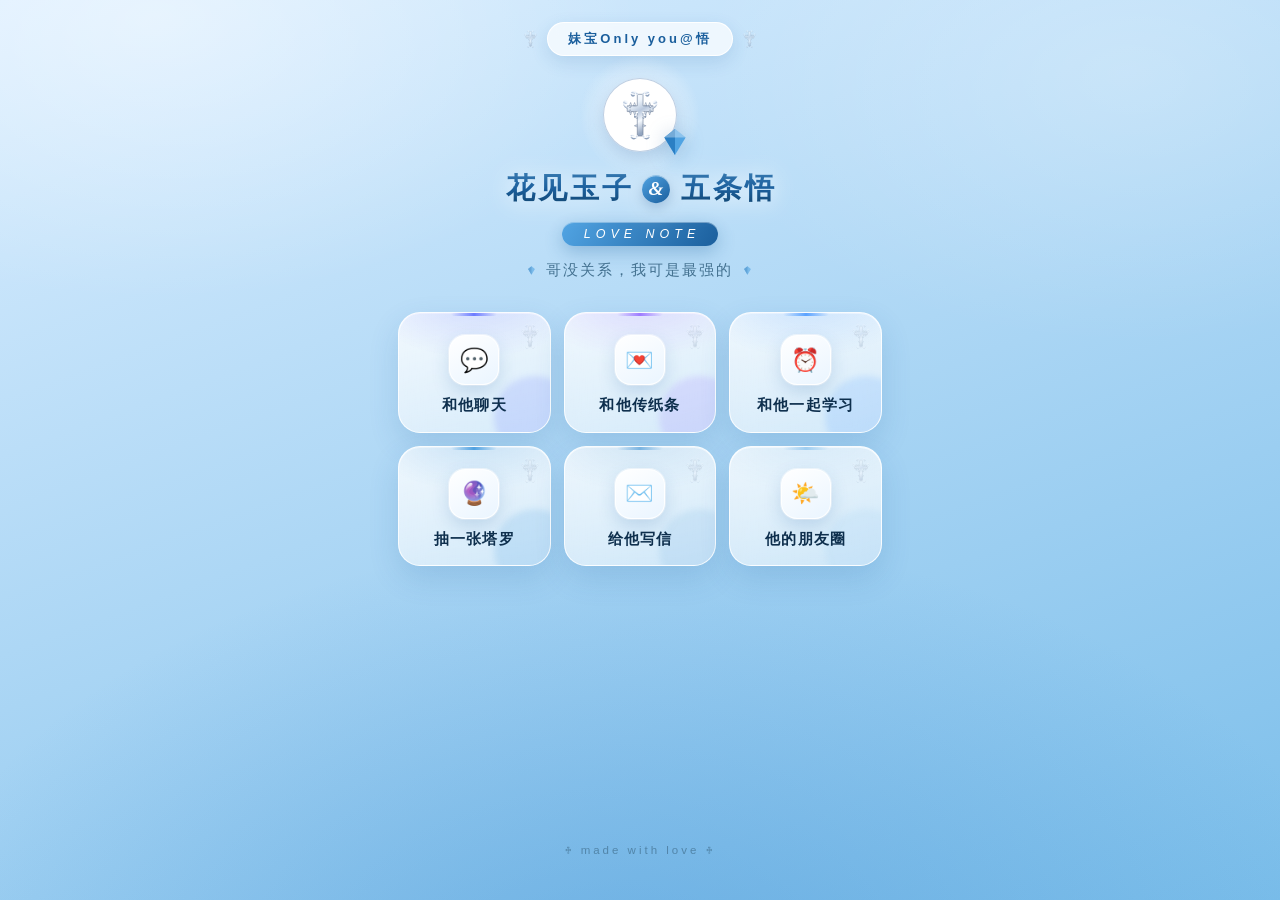
<file: index.html>
<!DOCTYPE html>
<html lang="zh-CN">
<head>
<meta charset="UTF-8">
<meta name="viewport" content="width=device-width, initial-scale=1.0, viewport-fit=cover">
<title>妹宝Only you@悟</title>
<meta name="theme-color" content="#7bbeea">
<link rel="stylesheet" href="style.css">
</head>
<body>

<!-- 漂浮装饰：蓝色宝石 / 克罗心 / 星光 -->
<div class="float-deco" id="floatDeco"></div>

<div class="page">

  <!-- 网站名 -->
  <div class="home-top">
    <span class="ch-mark ch-mini" id="homeTopMarkL"></span>
    <span class="home-site" id="homeSiteTitle"></span>
    <span class="ch-mark ch-mini" id="homeTopMarkR"></span>
  </div>

  <header class="home-head">
    <!-- 圆形徽记：默认克罗心荆棘十字架，点一下可以换成自己的照片 -->
    <button class="home-ornament" id="homeOrnament" type="button" aria-label="更换主页照片"></button>
    <h1 class="home-names" id="homeNames"></h1>
    <div class="home-lovenote" id="homeLoveNote"></div>
    <p class="home-slogan" id="homeSlogan"></p>
  </header>

  <!-- 六个入口 -->
  <div class="hearts" id="hearts"></div>

  <div class="home-footer" id="homeFooter">♱ made with love ♱</div>
</div>

<!-- 换主页照片用的文件选择器 -->
<input type="file" id="homePhotoFile" accept="image/*" class="hidden">

<script src="config.js"></script>
<script src="js/app.js"></script>
<script>
(function () {
  LN.boot({});
  var home = SITE_CONFIG.home || {};
  var esc = LN.esc;
  var CROSS = '<svg viewBox="0 0 100 140" aria-hidden="true"><use href="#ln-cross"/></svg>';

  /* 顶部网站名：妹宝Only you@悟 */
  var siteEl = document.getElementById('homeSiteTitle');
  document.getElementById('homeTopMarkL').innerHTML = CROSS;
  document.getElementById('homeTopMarkR').innerHTML = CROSS;

  function renderSite() {
    var t = LN.getText('siteTitle') || 'Love Note';
    siteEl.textContent = t;
    document.title = t;
  }

  /* 顶部圆形徽记：默认克罗心十字架，点一下可以换成自己的照片
   * 照片存在这台设备的浏览器里；没传过时回落到 config.js 的 home.photo */
  var ornBtn = document.getElementById('homeOrnament');
  var ornFile = document.getElementById('homePhotoFile');
  var ORN_BADGE = '<span class="orn-edit" aria-hidden="true">📷</span>';

  function renderOrnament() {
    var src = LN.getHomePhoto();
    ornBtn.classList.toggle('has-photo', !!src);
    ornBtn.innerHTML = ORN_BADGE + (src ? '<img class="orn-photo" alt="">' : LN.crossMark('round'));
    var img = ornBtn.querySelector('.orn-photo');
    if (img) {
      /* config 里配的图片不存在时退回十字架，别留一个破图 */
      img.addEventListener('error', function () {
        ornBtn.classList.remove('has-photo');
        ornBtn.innerHTML = ORN_BADGE + LN.crossMark('round');
      });
      img.src = src;
    }
    ornBtn.title = '点击换一张照片';
  }

  /* 弹窗：从本地选一张 / 恢复默认 */
  var ornMask = document.createElement('div');
  ornMask.className = 'mask';
  var ornDlg = document.createElement('div');
  ornDlg.className = 'dialog';
  ornDlg.innerHTML =
    '<div class="panel-head">' +
      '<span class="panel-title">主页照片</span>' +
      '<button class="icon-btn" type="button" data-act="close">✕</button>' +
    '</div>' +
    '<div class="panel-body">' +
      '<div class="orn-preview" data-el="preview"></div>' +
      '<button class="btn block" type="button" data-act="pick">从本地选一张</button>' +
      '<div class="row mt8" style="gap:10px">' +
        '<button class="btn ghost" type="button" data-act="reset" style="flex:1">恢复默认</button>' +
        '<button class="btn ghost" type="button" data-act="close" style="flex:1">取消</button>' +
      '</div>' +
      '<p class="muted mt8">照片会先压成小图再存进这台设备的浏览器，不会上传到服务器。</p>' +
    '</div>';

  var ornPreview = ornDlg.querySelector('[data-el="preview"]');
  var ornPickBtn = ornDlg.querySelector('[data-act="pick"]');

  function renderOrnPreview() {
    var src = LN.getHomePhoto();
    ornPreview.innerHTML = src ? '<img alt="">' : LN.crossMark('round');
    var img = ornPreview.querySelector('img');
    if (img) img.src = src;
  }

  function openOrnDlg() {
    renderOrnPreview();
    ornMask.classList.add('show');
    ornDlg.classList.add('show');
  }
  function closeOrnDlg() {
    ornMask.classList.remove('show');
    ornDlg.classList.remove('show');
  }

  ornBtn.addEventListener('click', openOrnDlg);
  ornMask.addEventListener('click', closeOrnDlg);
  document.addEventListener('keydown', function (e) {
    if (e.key === 'Escape' && ornDlg.classList.contains('show')) closeOrnDlg();
  });

  ornDlg.addEventListener('click', function (e) {
    var btn = e.target.closest ? e.target.closest('[data-act]') : null;
    if (!btn) return;
    var act = btn.getAttribute('data-act');
    if (act === 'close') { closeOrnDlg(); return; }
    if (act === 'pick') { ornFile.click(); return; }
    if (act === 'reset') {
      if (!LN.hasOwnHomePhoto()) { closeOrnDlg(); return; }
      if (!window.confirm('换回默认的克罗心十字架？')) return;
      LN.clearHomePhoto();
      renderOrnament();
      renderOrnPreview();
    }
  });

  ornFile.addEventListener('change', function () {
    var f = ornFile.files && ornFile.files[0];
    ornFile.value = '';
    if (!f) return;

    ornPickBtn.disabled = true;
    ornPickBtn.textContent = '处理中…';

    /* 74px 的圆显示，压成 480px 正方形足够清晰，也不会撑爆本地存储 */
    LN.pickImage(f, 480)
      .then(function (dataUrl) {
        LN.setHomePhoto(dataUrl);
        renderOrnament();
        renderOrnPreview();
        closeOrnDlg();
      })
      .catch(function (err) {
        window.alert(err && err.message ? err.message : '图片处理失败，换一张试试');
      })
      .then(function () {
        ornPickBtn.disabled = false;
        ornPickBtn.textContent = '从本地选一张';
      });
  });

  document.body.appendChild(ornMask);
  document.body.appendChild(ornDlg);
  renderOrnament();

  /* ---------- 主页文字：点一下就能改（存本机，覆盖 config.js 里的文案） ---------- */
  var namesBox = document.getElementById('homeNames');
  var loveNoteEl = document.getElementById('homeLoveNote');
  var sloganEl = document.getElementById('homeSlogan');

  /* 情侣名：花见玉子 & 五条悟 —— 拆成两个名字，中间用 & 徽章连接 */
  function renderNames() {
    var raw = LN.getText('coupleNames');
    var names = String(raw || '').split(/[&＆+＋]/)
      .map(function (s) { return s.trim(); })
      .filter(Boolean);
    if (names.length >= 2) {
      namesBox.innerHTML = names.map(function (n) {
        return '<span class="hn">' + esc(n) + '</span>';
      }).join('<span class="hn-join" aria-hidden="true">&amp;</span>');
      namesBox.setAttribute('aria-label', names.join(' 和 '));
    } else {
      namesBox.textContent = raw || '';
    }
  }
  function renderLoveNote() { loveNoteEl.textContent = LN.getText('loveNoteText'); }
  function renderSlogan() { sloganEl.textContent = LN.getText('slogan'); }

  var EDIT_TEXTS = [
    { key: 'siteTitle',    label: '顶部网站名',    el: siteEl,      render: renderSite },
    { key: 'coupleNames',  label: '两个人的名字',  el: namesBox,    render: renderNames },
    { key: 'loveNoteText', label: '名字下的小标签', el: loveNoteEl,  render: renderLoveNote },
    { key: 'slogan',       label: '最下面那句话',  el: sloganEl,    render: renderSlogan }
  ];

  /* 编辑弹窗 */
  var txtMask = document.createElement('div');
  txtMask.className = 'mask';
  var txtDlg = document.createElement('div');
  txtDlg.className = 'dialog';
  txtDlg.innerHTML =
    '<div class="panel-head">' +
      '<span class="panel-title" data-el="title">改文字</span>' +
      '<button class="icon-btn" type="button" data-act="close">✕</button>' +
    '</div>' +
    '<div class="panel-body">' +
      '<div class="field">' +
        '<label data-el="label">内容</label>' +
        '<input type="text" data-el="input" maxlength="40" autocomplete="off" spellcheck="false">' +
        '<div class="tip" data-el="tip"></div>' +
      '</div>' +
      '<button class="btn block" type="button" data-act="save">保存</button>' +
      '<div class="row mt8" style="gap:10px">' +
        '<button class="btn ghost" type="button" data-act="reset" style="flex:1">恢复默认</button>' +
        '<button class="btn ghost" type="button" data-act="close" style="flex:1">取消</button>' +
      '</div>' +
      '<p class="muted mt8">只改这台设备上看到的样子，别人打开还是原来的。</p>' +
    '</div>';

  var txtInput = txtDlg.querySelector('[data-el="input"]');
  var txtTip = txtDlg.querySelector('[data-el="tip"]');
  var curText = null;

  function openTextDlg(item) {
    curText = item;
    txtDlg.querySelector('[data-el="title"]').textContent = '改' + item.label;
    txtDlg.querySelector('[data-el="label"]').textContent = item.label;
    txtTip.textContent = '留空保存 = 恢复成默认的「' + LN.getTextDefault(item.key) + '」';
    txtInput.value = LN.getText(item.key);
    txtMask.classList.add('show');
    txtDlg.classList.add('show');
    setTimeout(function () { try { txtInput.focus(); txtInput.select(); } catch (e) {} }, 120);
  }
  function closeTextDlg() {
    txtMask.classList.remove('show');
    txtDlg.classList.remove('show');
  }
  function saveText() {
    LN.setText(curText.key, txtInput.value);
    curText.render();
    closeTextDlg();
  }
  function resetText() {
    if (!LN.hasOwnText(curText.key)) { closeTextDlg(); return; }
    LN.clearText(curText.key);
    curText.render();
    closeTextDlg();
  }

  EDIT_TEXTS.forEach(function (item) {
    item.el.classList.add('editable-text');
    item.el.tabIndex = 0;
    item.el.setAttribute('role', 'button');
    item.el.title = '点击修改' + item.label;
    item.el.addEventListener('click', function () { openTextDlg(item); });
    item.el.addEventListener('keydown', function (e) {
      if (e.key === 'Enter' || e.key === ' ') { e.preventDefault(); openTextDlg(item); }
    });
  });

  txtDlg.addEventListener('click', function (e) {
    var btn = e.target.closest ? e.target.closest('[data-act]') : null;
    if (!btn) return;
    var act = btn.getAttribute('data-act');
    if (act === 'close') closeTextDlg();
    else if (act === 'save') saveText();
    else if (act === 'reset') resetText();
  });
  txtDlg.addEventListener('keydown', function (e) {
    if (e.key === 'Enter' && e.target === txtInput) { e.preventDefault(); saveText(); }
  });
  txtMask.addEventListener('click', closeTextDlg);
  document.addEventListener('keydown', function (e) {
    if (e.key === 'Escape' && txtDlg.classList.contains('show')) closeTextDlg();
  });

  document.body.appendChild(txtMask);
  document.body.appendChild(txtDlg);

  /* 首次渲染四处文字 */
  renderSite();
  renderNames();
  renderLoveNote();
  renderSlogan();

  /* 渲染入口卡片（缺失的新页面入口会自动补齐） */
  var heartsBox = document.getElementById('hearts');
  LN.mergeHearts(home.hearts).forEach(function (h) {
    var item = document.createElement('div');
    item.className = 'heart-item';

    var btn = document.createElement('a');
    btn.className = 'heart-btn';
    btn.href = h.url || '#';
    btn.style.setProperty('--heart-color', h.color || '#8ecbf2');
    btn.innerHTML =
      '<span class="heart-accent" aria-hidden="true"></span>' +
      LN.crossMark('heart-ch') +
      '<span class="heart-content">' +
        '<span class="heart-icon">' + esc(h.icon) + '</span>' +
        '<span class="heart-label">' + esc(h.label) + '</span>' +
      '</span>';

    var sub = document.createElement('div');
    sub.className = 'heart-sub';
    sub.textContent = h.subLabel || '';

    item.appendChild(btn);
    item.appendChild(sub);
    heartsBox.appendChild(item);
  });
})();
</script>
</body>
</html>
</file>
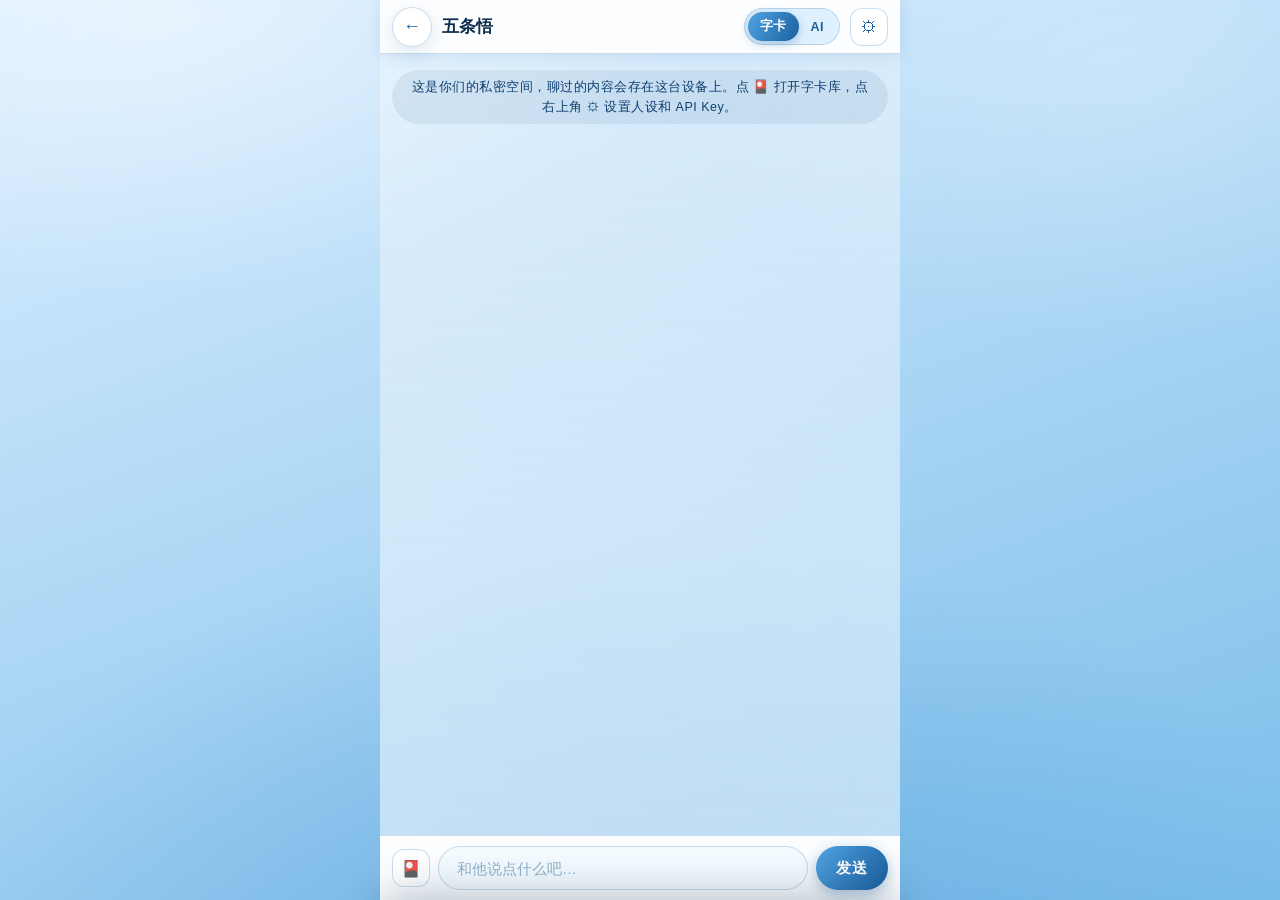
<file: chat.html>
<!DOCTYPE html>
<html lang="zh-CN">
<head>
<meta charset="UTF-8">
<meta name="viewport" content="width=device-width, initial-scale=1.0, viewport-fit=cover">
<title>聊天</title>
<link rel="stylesheet" href="style.css">
</head>
<body>

<div class="chat-app" id="chatApp">

  <!-- 顶部：返回 + 昵称 + 模式切换 + 设置 -->
  <header class="chat-header">
    <a class="back-btn" href="index.html" aria-label="返回主页">←</a>
    <span class="chat-title" id="chatTitle"></span>
    <div class="mode-pill" id="modePill">
      <button type="button" data-mode="cards">字卡</button>
      <button type="button" data-mode="ai">AI</button>
    </div>
    <button class="icon-btn" id="settingsBtn" type="button" aria-label="设置">⚙</button>
  </header>

  <!-- 聊天记录（保存在本机浏览器，刷新 / 换 Key 都不会丢） -->
  <main class="chat-messages" id="messages"></main>

  <!-- 底部输入栏 -->
  <footer class="chat-input-bar">
    <button class="icon-btn" id="deckBtn" type="button" aria-label="字卡库">🎴</button>
    <input type="text" id="chatInput" autocomplete="off" maxlength="500">
    <button class="send-btn" id="sendBtn" type="button"></button>
  </footer>
</div>

<!-- ===== 字卡库抽屉 ===== -->
<div class="mask" id="deckMask"></div>
<div class="sheet-panel" id="deckPanel">
  <div class="panel-head">
    <span class="ch-mark" style="width:16px;height:22px"><svg viewBox="0 0 100 140"><use href="#ln-cross"/></svg></span>
    <span class="panel-title">字卡库</span>
    <button class="icon-btn" id="deckClose" type="button">✕</button>
  </div>
  <div class="panel-body">
    <div class="add-card-row">
      <input type="text" id="newCardInput" placeholder="输入一句新的字卡内容…" maxlength="120">
      <button class="btn small" id="addCardBtn" type="button">添加</button>
    </div>
    <div class="row spread mt8">
      <span class="muted" id="deckCount"></span>
      <button class="btn ghost small" id="resetCardsBtn" type="button">恢复默认字卡</button>
    </div>
    <div class="card-grid mt14" id="cardGrid"></div>
    <p class="muted mt14">
      点击任意字卡 = 让他把这句话说出来；<b>✎</b> 修改，<b>✕</b> 删除。<br>
      所有改动都保存在本机浏览器（localStorage）里，只要不清理浏览器数据，关掉网页再打开依然在。
    </p>
  </div>
</div>

<!-- ===== 设置弹窗 ===== -->
<div class="mask" id="settingsMask"></div>
<div class="dialog" id="settingsDialog">
  <div class="panel-head">
    <span class="panel-title">人物设定</span>
    <button class="icon-btn" id="settingsClose" type="button">✕</button>
  </div>
  <div class="panel-body">
    <div class="field">
      <label>他叫什么名字</label>
      <input type="text" id="setName" maxlength="20">
    </div>
    <div class="field">
      <label>他的头像文字（1~2 个字）</label>
      <input type="text" id="setAvatar" maxlength="2">
    </div>
    <div class="field">
      <label>你叫什么名字</label>
      <input type="text" id="setUserName" maxlength="20">
    </div>
    <div class="field">
      <label>人物设定（人设 / System Prompt）</label>
      <textarea id="setPersona" placeholder="描述他是什么样的人、怎么说话…"></textarea>
      <div class="tip">AI 模式下每次对话都会带上这段设定，随时可以改，改完记得保存。</div>
    </div>
    <div class="field">
      <label>接口（AI 聊天用的）</label>
      <p class="muted" id="apiState"></p>
      <button class="btn ghost small block mt8" id="openApiBtn" type="button">接口设置 / 更换 Key</button>
      <div class="tip">在弹窗里可以换 Key、删 Key、改 Base URL 和模型，还能一键测连接。</div>
    </div>
    <button class="btn block" id="saveSettings" type="button">保存设置</button>
    <p class="muted mt14">当前模式：<b id="curModeText">字卡传讯</b>。字卡模式下不需要 API Key。</p>
    <button class="btn ghost small block mt8" id="clearLog" type="button">清空聊天记录</button>
  </div>
</div>

<script src="config.js"></script>
<script src="js/app.js"></script>
<script>
(function () {
  var boot = LN.boot({ title: (SITE_CONFIG.chat && SITE_CONFIG.chat.pageTitle) || '聊天' });
  var c = SITE_CONFIG.chat || {};

  var root = document.documentElement;
  LN.safeSet(root, '--partner-bubble', c.partnerBubbleColor);
  LN.safeSet(root, '--partner-bubble-text', c.partnerBubbleTextColor);
  LN.safeSet(root, '--user-bubble', c.userBubbleColor);
  LN.safeSet(root, '--user-bubble-text', c.userBubbleTextColor);

  var msgBox = document.getElementById('messages');
  var input = document.getElementById('chatInput');
  var sendBtn = document.getElementById('sendBtn');
  var titleEl = document.getElementById('chatTitle');

  var mode = LN.getMode();
  var waiting = false;
  var log = LN.getChatLog();  // 已经存在本机的聊天记录
  var history = [];           // AI 模式下的上下文

  /* ---------------- 渲染 ---------------- */
  function persona() { return LN.getPersona(); }

  function refreshTitle() {
    var p = persona();
    titleEl.textContent = p.name;
    document.title = (boot.g.siteTitle || 'Love Note') + ' · 和' + p.name + '聊天';
  }

  /* 存一条 + 画一条；系统提示只画不存 */
  function addMessage(who, text) {
    if (who !== 'system') {
      log.push({ who: who, text: text, time: Date.now() });
      LN.setChatLog(log);
    }
    return paintMessage(who, text);
  }

  function paintMessage(who, text) {
    var msg = document.createElement('div');
    msg.className = 'msg ' + who;

    if (who === 'system') {
      var b = document.createElement('div');
      b.className = 'bubble';
      b.textContent = text;
      msg.appendChild(b);
      msgBox.appendChild(msg);
      scrollToBottom();
      return msg;
    }

    var p = persona();
    var avatar = document.createElement('div');
    avatar.className = 'avatar';
    if (who === 'partner') {
      avatar.style.background = c.partnerAvatarColor || '#2b7fc4';
      avatar.textContent = p.avatarText || '悟';
    } else {
      avatar.style.background = c.userAvatarColor || '#8ecbf2';
      avatar.textContent = c.userAvatarText || '我';
    }

    var bubble = document.createElement('div');
    bubble.className = 'bubble';
    bubble.textContent = text;

    msg.appendChild(avatar);
    msg.appendChild(bubble);
    msgBox.appendChild(msg);
    scrollToBottom();
    return msg;
  }

  function addTyping() {
    removeTyping();
    var p = persona();
    var msg = document.createElement('div');
    msg.className = 'msg partner';
    msg.id = 'typingMsg';
    msg.innerHTML =
      '<div class="avatar" style="background:' + (c.partnerAvatarColor || '#2b7fc4') + '">' +
        LN.esc(p.avatarText || '悟') + '</div>' +
      '<div class="bubble"><span class="typing-dots"><i></i><i></i><i></i></span></div>';
    msgBox.appendChild(msg);
    scrollToBottom();
  }

  function removeTyping() {
    var t = document.getElementById('typingMsg');
    if (t && t.parentNode) t.parentNode.removeChild(t);
  }

  function scrollToBottom() {
    requestAnimationFrame(function () { msgBox.scrollTop = msgBox.scrollHeight; });
  }

  function lockInput(lock) {
    waiting = lock;
    sendBtn.disabled = lock;
    sendBtn.style.opacity = lock ? '.6' : '1';
  }

  /* ---------------- 模式 ---------------- */
  function renderMode() {
    LN.$$('#modePill button').forEach(function (b) {
      b.classList.toggle('active', b.getAttribute('data-mode') === mode);
    });
    var txt = document.getElementById('curModeText');
    if (txt) txt.textContent = mode === 'ai' ? 'AI 聊天' : '字卡传讯';
    input.placeholder = mode === 'ai'
      ? ('和' + persona().name + '聊天…')
      : (c.inputPlaceholder || '和他说点什么吧…');
  }

  function setMode(m, silent) {
    if (m !== 'ai' && m !== 'cards') return;
    mode = m;
    LN.setMode(m);
    renderMode();
    if (silent) return;
    if (mode === 'ai') {
      if (!LN.hasApi()) {
        addMessage('system', '已切换到 AI 聊天，但还没有填写 API Key，点右上角 ⚙ 填一下就能聊了。');
      } else {
        addMessage('system', '已切换到 AI 聊天，他会按你设定的人设回你。');
      }
    } else {
      addMessage('system', '已切换到字卡传讯：发送后会从字卡库里随机抽一张回你。');
    }
  }

  LN.$$('#modePill button').forEach(function (b) {
    b.addEventListener('click', function () { setMode(b.getAttribute('data-mode')); });
  });

  /* ---------------- 字卡 ---------------- */
  function pickCard() {
    var list = LN.getCards();
    if (!list.length) return '……';
    return list[Math.floor(Math.random() * list.length)].text;
  }

  function renderDeck() {
    var list = LN.getCards();
    var grid = document.getElementById('cardGrid');
    grid.innerHTML = '';
    document.getElementById('deckCount').textContent = '共 ' + list.length + ' 张字卡';

    list.forEach(function (card) {
      var chip = document.createElement('div');
      chip.className = 'card-chip';

      var t = document.createElement('span');
      t.className = 'chip-text';
      t.textContent = card.text;
      t.title = '点击让他说出这句话';
      t.addEventListener('click', function () {
        closeDeck();
        addMessage('partner', card.text);
      });

      var ops = document.createElement('span');
      ops.className = 'chip-ops';

      var edit = document.createElement('button');
      edit.type = 'button';
      edit.textContent = '✎';
      edit.title = '修改';
      edit.addEventListener('click', function (e) {
        e.stopPropagation();
        var val = window.prompt('修改这张字卡：', card.text);
        if (val === null) return;
        val = val.trim();
        if (!val) return;
        var arr = LN.getCards().map(function (x) {
          return x.id === card.id ? { id: x.id, text: val } : x;
        });
        LN.setCards(arr);
        renderDeck();
      });

      var del = document.createElement('button');
      del.type = 'button';
      del.className = 'del';
      del.textContent = '✕';
      del.title = '删除';
      del.addEventListener('click', function (e) {
        e.stopPropagation();
        var arr = LN.getCards().filter(function (x) { return x.id !== card.id; });
        LN.setCards(arr);
        renderDeck();
      });

      ops.appendChild(edit);
      ops.appendChild(del);
      chip.appendChild(t);
      chip.appendChild(ops);
      grid.appendChild(chip);
    });
  }

  function openDeck() {
    renderDeck();
    document.getElementById('deckMask').classList.add('show');
    document.getElementById('deckPanel').classList.add('show');
  }
  function closeDeck() {
    document.getElementById('deckMask').classList.remove('show');
    document.getElementById('deckPanel').classList.remove('show');
  }
  document.getElementById('deckBtn').addEventListener('click', openDeck);
  document.getElementById('deckClose').addEventListener('click', closeDeck);
  document.getElementById('deckMask').addEventListener('click', closeDeck);

  document.getElementById('addCardBtn').addEventListener('click', addCard);
  document.getElementById('newCardInput').addEventListener('keydown', function (e) {
    if (e.key === 'Enter') addCard();
  });
  function addCard() {
    var box = document.getElementById('newCardInput');
    var val = box.value.trim();
    if (!val) { box.focus(); return; }
    var arr = LN.getCards();
    arr.push({ id: LN.uid(), text: val });
    LN.setCards(arr);
    box.value = '';
    renderDeck();
    box.focus();
  }
  document.getElementById('resetCardsBtn').addEventListener('click', function () {
    if (!window.confirm('恢复为 config.js 里的默认字卡？你自己添加的字卡会被清掉。')) return;
    LN.resetCards();
    renderDeck();
  });

  /* ---------------- 设置 ---------------- */
  function renderApiState() {
    var el = document.getElementById('apiState');
    if (!el) return;
    var a = LN.getApi();
    el.textContent = a.apiKey
      ? ('当前 Key：' + LN.maskKey(a.apiKey) + ' · 模型 ' + a.model)
      : '还没有保存 Key，AI 模式还用不了。';
  }

  function openSettings() {
    var p = persona();
    document.getElementById('setName').value = p.name;
    document.getElementById('setAvatar').value = p.avatarText;
    document.getElementById('setUserName').value = p.userName;
    document.getElementById('setPersona').value = p.systemPrompt;
    renderApiState();
    document.getElementById('settingsMask').classList.add('show');
    document.getElementById('settingsDialog').classList.add('show');
  }
  function closeSettings() {
    document.getElementById('settingsMask').classList.remove('show');
    document.getElementById('settingsDialog').classList.remove('show');
  }
  document.getElementById('settingsBtn').addEventListener('click', openSettings);
  document.getElementById('settingsClose').addEventListener('click', closeSettings);
  document.getElementById('settingsMask').addEventListener('click', closeSettings);

  function saveSettings() {
    var p = {
      name: document.getElementById('setName').value.trim() || '他',
      avatarText: document.getElementById('setAvatar').value.trim() || '悟',
      userName: document.getElementById('setUserName').value.trim() || '我',
      systemPrompt: document.getElementById('setPersona').value.trim()
    };
    LN.setPersona(p);
    refreshTitle();
    renderMode();
    renderApiState();
    closeSettings();
    addMessage('system', '设置已保存 ✓');
  }
  document.getElementById('saveSettings').addEventListener('click', saveSettings);

  /* 接口设置：换 Key / 删 Key / 改地址模型 / 测连接，全部交给公共弹窗 */
  document.getElementById('openApiBtn').addEventListener('click', function () {
    LN.openApiDialog({
      onSaved: function () {
        renderApiState();
        addMessage('system', LN.hasApi()
          ? ('接口已更新 ✓ 当前 Key：' + LN.maskKey(LN.getApi().apiKey))
          : '接口已更新：Key 现在是空的。');
      }
    });
  });

  document.getElementById('clearLog').addEventListener('click', function () {
    if (!window.confirm('清空保存在这台设备上的聊天记录？清空后无法恢复。')) return;
    LN.clearChatLog();
    log = [];
    history = [];
    msgBox.innerHTML = '';
    closeSettings();
    addMessage('system', '聊天记录已清空。');
  });

  /* ---------------- 发送 ---------------- */
  function send() {
    var text = input.value.trim();
    if (!text || waiting) return;
    input.value = '';
    addMessage('user', text);

    if (mode === 'cards') {
      lockInput(true);
      var delay = Number(c.replyDelayMs) || 900;
      setTimeout(addTyping, Math.max(0, delay - 600));
      setTimeout(function () {
        removeTyping();
        addMessage('partner', pickCard());
        lockInput(false);
      }, delay);
      return;
    }

    /* AI 模式 */
    if (!LN.hasApi()) {
      addMessage('system', '还没有 API Key，点右上角 ⚙ 设置里填写后再聊～');
      return;
    }
    var p = persona();
    history.push({ role: 'user', content: text });
    lockInput(true);
    addTyping();

    var messages = [{ role: 'system', content: p.systemPrompt || ('你是' + p.name + '，正在和' + p.userName + '聊天。') }]
      .concat(history.slice(-16));

    LN.chatApi(messages, { temperature: 0.9, maxTokens: 800 })
      .then(function (reply) {
        removeTyping();
        addMessage('partner', reply);
        history.push({ role: 'assistant', content: reply });
      })
      .catch(function (err) {
        removeTyping();
        if (err && err.message === 'NOKEY') {
          addMessage('system', '还没有 API Key，去右上角 ⚙ 填一下。');
        } else {
          addMessage('system', '接口调用失败：' + (err && err.message ? err.message : '未知错误'));
        }
      })
      .then(function () { lockInput(false); });
  }

  sendBtn.addEventListener('click', send);
  input.addEventListener('keydown', function (e) { if (e.key === 'Enter') send(); });

  /* ---------------- 初始化 ---------------- */
  sendBtn.textContent = c.sendButtonText || '发送';
  refreshTitle();
  renderMode();
  renderApiState();

  /* 把上次的记录画回来，并让 AI 接着上文聊 */
  function restoreHistory() {
    history = log.map(function (m) {
      return { role: m.who === 'user' ? 'user' : 'assistant', content: m.text };
    });
    /* 上次没等到回复的那一条，不带进上下文，免得重复 */
    while (history.length && history[history.length - 1].role === 'user') history.pop();
    history = history.slice(-16);
  }

  if (log.length) {
    log.forEach(function (m) { paintMessage(m.who, m.text); });
    restoreHistory();
    scrollToBottom();
    addMessage('system', '欢迎回来，之前的聊天记录还在（只存在这台设备上）。');
  } else if (!LN.hasApi()) {
    addMessage('system', '这是你们的私密空间，聊过的内容会存在这台设备上。点 🎴 打开字卡库，点右上角 ⚙ 设置人设和 API Key。');
  } else {
    addMessage('system', '这是你们的私密空间，聊过的内容会存在这台设备上。');
  }
})();
</script>
</body>
</html>
</file>
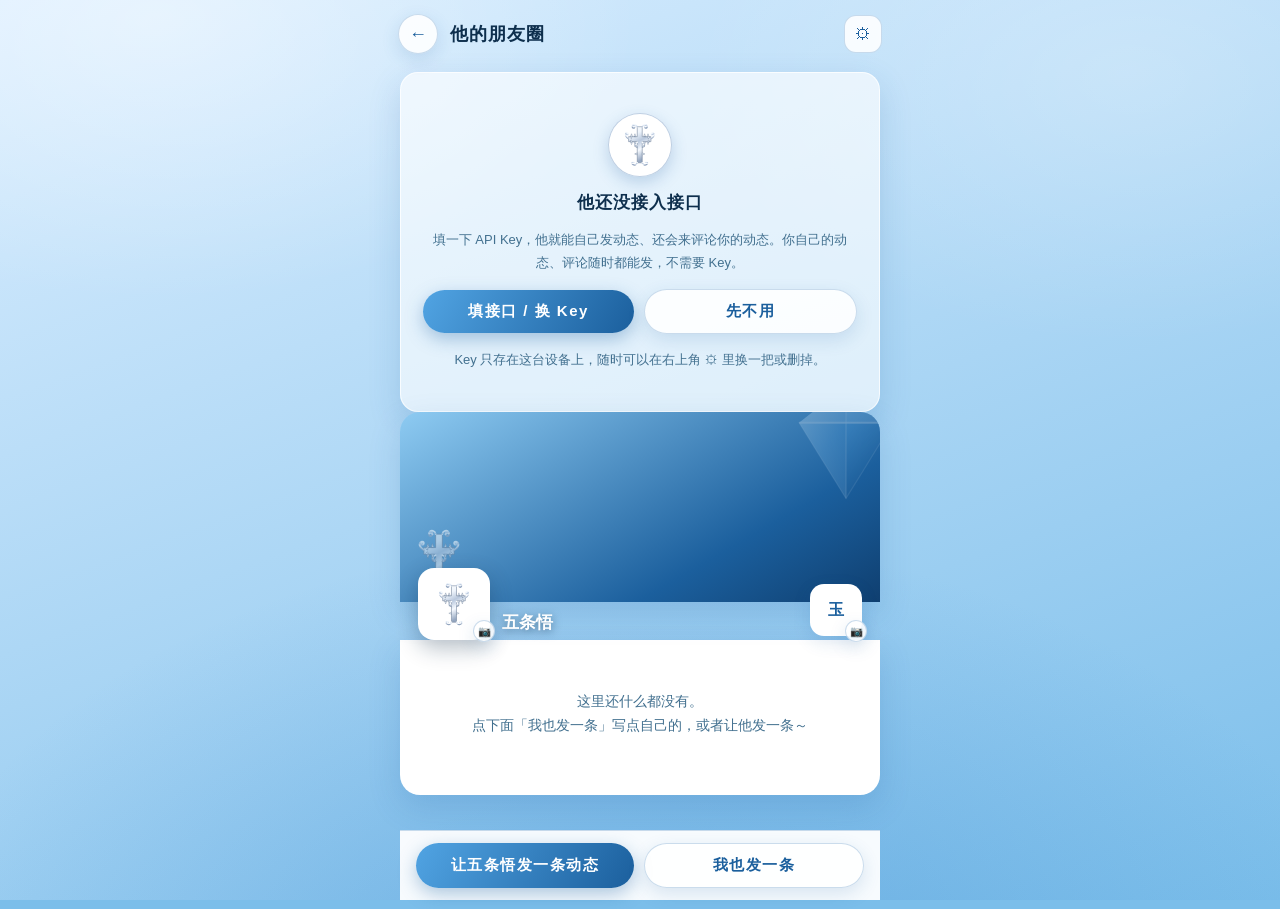
<file: moments.html>
<!DOCTYPE html>
<html lang="zh-CN">
<head>
<meta charset="UTF-8">
<meta name="viewport" content="width=device-width, initial-scale=1.0, viewport-fit=cover">
<title>他的朋友圈</title>
<link rel="stylesheet" href="style.css">
</head>
<body>

<div class="float-deco" id="floatDeco"></div>

<div class="page" style="padding-top:14px">
  <header class="topbar">
    <a class="back-btn" href="index.html" aria-label="返回主页">←</a>
    <span class="topbar-title" id="pageTitle"></span>
    <button class="icon-btn" id="apiBtn" type="button" aria-label="接口设置" style="margin-left:auto">⚙</button>
  </header>

  <!-- 需要 API 时的引导（不挡住朋友圈本身，随时可以收起来） -->
  <div class="api-lock glass hidden" id="lockView" style="width:100%;max-width:480px">
    <span class="ch-mark round lock-orn"><svg viewBox="0 0 100 140"><use href="#ln-cross"/></svg></span>
    <h3>他还没接入接口</h3>
    <p id="lockText"></p>
    <div class="row" style="gap:10px;width:100%">
      <button class="btn" id="lockOpenApi" type="button" style="flex:1">填接口 / 换 Key</button>
      <button class="btn ghost" id="lockClose" type="button" style="flex:1">先不用</button>
    </div>
    <p class="muted">Key 只存在这台设备上，随时可以在右上角 ⚙ 里换一把或删掉。</p>
  </div>

  <!-- 朋友圈主体 -->
  <div class="moments-wrap hidden" id="mainView">
    <div class="moments-cover">
      <span class="cover-gem"><svg viewBox="0 0 100 100"><use href="#ln-gem"/></svg></span>
      <span class="cover-cross"><svg viewBox="0 0 100 140"><use href="#ln-cross"/></svg></span>
    </div>
    <div class="moments-profile">
      <button class="avatar-btn" id="hisAvatarBtn" type="button" title="更换他的头像">
        <span class="avatar-lg" id="hisAvatar"></span>
        <span class="avatar-edit">📷</span>
      </button>
      <div class="p-name" id="mName"></div>
      <button class="avatar-btn" id="myAvatarBtn" type="button" title="更换我的头像">
        <span class="avatar-sm" id="myAvatar"></span>
        <span class="avatar-edit">📷</span>
      </button>
    </div>
    <div class="moments-feed" id="feed"></div>
  </div>
</div>

<div class="moments-bar hidden" id="momentsBar">
  <button class="btn" id="genBtn" type="button"></button>
  <button class="btn ghost" id="postBtn" type="button">我也发一条</button>
</div>

<!-- ===== 自己发一条 ===== -->
<div class="mask" id="postMask"></div>
<div class="dialog" id="postDialog">
  <div class="panel-head">
    <span class="panel-title">我也发一条</span>
    <button class="icon-btn" id="postClose" type="button">✕</button>
  </div>
  <div class="panel-body">
    <div class="field">
      <label>想说点什么</label>
      <textarea id="postText" maxlength="300" placeholder="记录一下此刻…"></textarea>
      <div class="tip">不需要 API Key，随时都能发。发出去的内容存在这台设备的浏览器里，自己发的可以随时删。发完他看到就会来评论你。</div>
    </div>
    <button class="btn block" id="postPublish" type="button">发布</button>
  </div>
</div>

<!-- ===== 换头像 ===== -->
<div class="mask" id="avMask"></div>
<div class="dialog" id="avDialog">
  <div class="panel-head">
    <span class="panel-title" id="avTitle">更换头像</span>
    <button class="icon-btn" id="avClose" type="button">✕</button>
  </div>
  <div class="panel-body">
    <div class="avatar-preview" id="avPreview"></div>
    <button class="btn block" id="avPick" type="button">从相册里选一张</button>
    <div class="row mt8" style="gap:10px">
      <button class="btn ghost" id="avReset" type="button" style="flex:1">恢复默认</button>
      <button class="btn ghost" id="avCancel" type="button" style="flex:1">取消</button>
    </div>
    <p class="muted mt8">图片会先缩成小图再存进这台设备的浏览器里，不会上传到任何地方。</p>
    <input type="file" id="avFile" accept="image/*" class="hidden">
  </div>
</div>

<script src="config.js"></script>
<script src="js/app.js"></script>
<script>
(function () {
  var m = SITE_CONFIG.moments || {};
  LN.boot({ title: m.pageTitle || '他的朋友圈', decoCount: 12 });

  var feed = document.getElementById('feed');
  var lockView = document.getElementById('lockView');
  var mainView = document.getElementById('mainView');
  var momentsBar = document.getElementById('momentsBar');
  var genBtn = document.getElementById('genBtn');
  var postBtn = document.getElementById('postBtn');

  var busy = false;      // 正在生成动态
  var replying = {};     // 他正在某条动态下面回复
  var replyTo = null;    // { postId, cmtId, name } 正在回复谁
  var drafts = {};       // 还没发出去的输入内容，重绘时捞回来

  document.getElementById('pageTitle').textContent = m.pageTitle || '他的朋友圈';
  document.getElementById('lockText').textContent = m.needApiText ||
    '填一下 API Key，他就能自己发动态、还会来评论你的动态。你自己的动态随时可以发，不需要 Key。';
  genBtn.textContent = m.generateButton || '发一条动态';
  postBtn.textContent = m.postButton || '我也发一条';

  function persona() { return LN.getPersona(); }
  function hisName() { return persona().name || m.ownerName || '五条悟'; }
  function myName() { return persona().userName || '我'; }

  /* ---------------- 数据 ---------------- */
  /* 老数据兼容：评论补上 id / who */
  function loadPosts() {
    var list = LN.getMoments();
    var changed = false;
    list.forEach(function (p) {
      if (!Array.isArray(p.comments)) { p.comments = []; changed = true; }
      p.comments.forEach(function (c) {
        if (!c.id) { c.id = LN.uid(); changed = true; }
        if (!c.who || c.who === '我') { c.who = 'me'; changed = true; }
        if (c.who !== 'me' && c.who !== 'him') { c.who = 'him'; changed = true; }
      });
      if (p.likedByHim === undefined) { p.likedByHim = false; changed = true; }
    });
    if (changed) LN.setMoments(list);
    return list;
  }

  /* ---------------- 头像 ---------------- */
  function avatarInner(who) {
    var src = LN.getAvatar(who);
    if (src) return '<img src="' + src + '" alt="">';
    if (who === 'me') return '<span class="av-text">' + LN.esc(myName().slice(0, 1) || '我') + '</span>';
    return '<svg viewBox="0 0 100 140"><use href="#ln-cross"/></svg>';
  }

  function renderHeader() {
    document.getElementById('mName').textContent = hisName();
    document.getElementById('hisAvatar').innerHTML = avatarInner('him');
    document.getElementById('myAvatar').innerHTML = avatarInner('me');
  }

  /* ---------------- 渲染 ---------------- */
  function commentHtml(c) {
    var isMe = c.who === 'me';
    var name = isMe ? myName() : hisName();
    var re = c.replyToName ? '<span class="cmt-re">回复 ' + LN.esc(c.replyToName) + '</span>' : '';
    return '<div class="cmt' + (isMe ? ' me' : '') + '" data-cmt="' + LN.esc(c.id) + '">' +
      '<span class="cmt-av">' + avatarInner(c.who) + '</span>' +
      '<div class="cmt-main">' +
        '<div class="cmt-line"><b>' + LN.esc(name) + '</b>' + re + '：' + LN.esc(c.text) + '</div>' +
        '<div class="cmt-foot">' +
          '<span class="cmt-time" data-ts="' + c.time + '">' + LN.timeAgo(c.time) + '</span>' +
          '<button class="cmt-op" type="button" data-op="reply">回复</button>' +
          (isMe ? '<button class="cmt-op del" type="button" data-op="del">删除</button>' : '') +
        '</div>' +
      '</div>' +
    '</div>';
  }

  function typingHtml() {
    return '<div class="cmt typing">' +
      '<span class="cmt-av">' + avatarInner('him') + '</span>' +
      '<div class="cmt-main"><div class="cmt-line"><b>' + LN.esc(hisName()) + '</b>' +
        '<span class="typing-dots"><i></i><i></i><i></i></span></div></div>' +
    '</div>';
  }

  function renderFeed() {
    var list = loadPosts().slice().reverse(); // 最新的在最上面
    feed.innerHTML = '';

    if (!list.length) {
      feed.innerHTML = '<div class="moments-empty">这里还什么都没有。<br>点下面「我也发一条」写点自己的，或者让他发一条～</div>';
      return;
    }

    list.forEach(function (post) {
      var mine = post.author === 'me';
      var el = document.createElement('div');
      el.className = 'post' + (mine ? ' mine' : '');
      el.dataset.id = post.id;

      var cmts = post.comments || [];
      var cmtHtml = cmts.map(commentHtml).join('') + (replying[post.id] ? typingHtml() : '');

      var avatarHtml = '<span class="p-avatar' + (mine ? ' me' : '') + '">' + avatarInner(post.author) + '</span>';

      var actsHtml = mine
        ? '<button type="button" class="p-ask">' + LN.esc(m.askCommentButton || '让他评论') + '</button>' +
          '<button type="button" class="p-del">删除</button>'
        : '<button type="button" class="like' + (post.liked ? ' on' : '') + '">' +
            (post.liked ? '♥ 已赞' : '♡ 赞') + (post.likes ? ' ' + post.likes : '') +
          '</button>';

      var likedTip = (mine && post.likedByHim)
        ? '<span class="p-liked">♥ ' + LN.esc(hisName()) + '</span>'
        : '';

      var isReplyHere = !!(replyTo && replyTo.postId === post.id);
      var chipHtml = isReplyHere
        ? '<div class="reply-chip">回复 ' + LN.esc(replyTo.name) +
          '<button type="button" data-op="cancel-reply">✕</button></div>'
        : '';
      var placeholder = isReplyHere
        ? ('回复 ' + replyTo.name + '…')
        : (m.commentPlaceholder || '说点什么…');

      el.innerHTML =
        avatarHtml +
        '<div class="p-main">' +
          '<div class="p-author">' + LN.esc(mine ? myName() : hisName()) + '</div>' +
          '<div class="p-text">' + LN.esc(post.text) + '</div>' +
          '<div class="p-meta">' +
            '<span class="p-time" data-ts="' + post.time + '">' + LN.timeAgo(post.time) + '</span>' +
            likedTip +
            '<span class="p-acts">' + actsHtml + '</span>' +
          '</div>' +
          '<div class="p-comments"' + (cmtHtml ? '' : ' style="display:none"') + '>' + cmtHtml + '</div>' +
          '<div class="p-comment-box">' + chipHtml +
            '<div class="p-comment-row">' +
              '<input type="text" maxlength="120" placeholder="' + LN.esc(placeholder) + '">' +
              '<button class="btn ghost small" type="button" data-op="send">发送</button>' +
            '</div>' +
          '</div>' +
        '</div>';

      bindPost(el, post, mine);
      feed.appendChild(el);
    });

    /* 把没发出去的草稿放回去 */
    LN.$$('.post', feed).forEach(function (el) {
      var d = drafts[el.dataset.id];
      if (d) el.querySelector('.p-comment-row input').value = d;
    });
  }

  function bindPost(el, post, mine) {
    var input = el.querySelector('.p-comment-row input');
    input.addEventListener('input', function () { drafts[post.id] = input.value; });

    function submit() {
      var val = input.value.trim();
      if (!val) { input.focus(); return; }
      drafts[post.id] = '';
      addComment(post.id, val);
    }
    input.addEventListener('keydown', function (e) { if (e.key === 'Enter') submit(); });
    el.querySelector('[data-op="send"]').addEventListener('click', submit);

    var cancel = el.querySelector('[data-op="cancel-reply"]');
    if (cancel) {
      cancel.addEventListener('click', function () { replyTo = null; renderFeed(); });
    }

    /* 回复某条评论 */
    LN.$$('[data-op="reply"]', el).forEach(function (b) {
      b.addEventListener('click', function () {
        var cmtEl = b.closest('.cmt');
        var cid = cmtEl ? cmtEl.getAttribute('data-cmt') : '';
        var c = (post.comments || []).filter(function (x) { return x.id === cid; })[0];
        if (!c) return;
        replyTo = { postId: post.id, cmtId: cid, name: c.who === 'me' ? myName() : hisName() };
        renderFeed();
        var box = feed.querySelector('.post[data-id="' + post.id + '"] .p-comment-row input');
        if (box) box.focus();
      });
    });

    /* 删掉自己的评论 */
    LN.$$('[data-op="del"]', el).forEach(function (b) {
      b.addEventListener('click', function () {
        var cmtEl = b.closest('.cmt');
        if (cmtEl) removeComment(post.id, cmtEl.getAttribute('data-cmt'));
      });
    });

    /* 我也回复了他 → 他再回我一句 */
    if (mine) {
      el.querySelector('.p-ask').addEventListener('click', function () { askComment(post.id); });
      el.querySelector('.p-del').addEventListener('click', function () { removePost(post.id); });
    } else {
      el.querySelector('.like').addEventListener('click', function () { toggleLike(post.id); });
    }
  }

  /* ---------------- 操作 ---------------- */
  function removePost(id) {
    if (!window.confirm('删掉这条动态？')) return;
    LN.setMoments(loadPosts().filter(function (p) { return p.id !== id; }));
    delete drafts[id];
    renderFeed();
  }

  function removeComment(postId, cmtId) {
    if (!window.confirm('删掉这条评论？')) return;
    var list = loadPosts();
    list.forEach(function (p) {
      if (p.id !== postId) return;
      p.comments = (p.comments || []).filter(function (c) { return c.id !== cmtId; });
      p.comments.forEach(function (c) {
        if (c.replyTo === cmtId) { c.replyTo = null; c.replyToName = ''; }
      });
    });
    LN.setMoments(list);
    renderFeed();
  }

  function toggleLike(id) {
    var list = loadPosts();
    list.forEach(function (p) {
      if (p.id !== id) return;
      if (p.liked) { p.liked = false; p.likes = Math.max(0, (p.likes || 1) - 1); }
      else { p.liked = true; p.likes = (p.likes || 0) + 1; }
    });
    LN.setMoments(list);
    renderFeed();
  }

  /* 我发一条评论：存下来，然后让他接一句 */
  function addComment(postId, text) {
    var list = loadPosts();
    var target = null;
    var myCmt = null;

    list.forEach(function (p) {
      if (p.id !== postId) return;
      p.comments = p.comments || [];
      myCmt = {
        id: LN.uid(),
        who: 'me',
        text: text,
        time: Date.now(),
        replyTo: null,
        replyToName: ''
      };
      if (replyTo && replyTo.postId === postId && replyTo.cmtId) {
        myCmt.replyTo = replyTo.cmtId;
        myCmt.replyToName = replyTo.name;
      }
      p.comments.push(myCmt);
      target = p;
    });

    replyTo = null;
    LN.setMoments(list);
    renderFeed();
    if (target && myCmt) himReply(target, myCmt);
  }

  /* ---------------- 他说话 ---------------- */
  function cleanText(s) {
    return String(s).trim()
      .replace(/^["'“”『「]+/, '')
      .replace(/["'“”』」]+$/, '')
      .replace(/^(评论|回复|朋友圈|动态|内容)[:：]\s*/, '')
      .trim();
  }

  /* myCmt 为空 = 评论这条动态；有值 = 回复我这条评论 */
  function himReply(post, myCmt) {
    if (!LN.hasApi()) return;
    if (replying[post.id]) return;

    replying[post.id] = true;
    renderFeed();

    var p = persona();
    var mine = post.author === 'me';
    var who = myName();
    var his = (post.comments || []).filter(function (c) { return c.who === 'him'; });

    var sys = (p.systemPrompt || ('你是' + hisName() + '。')) + '\n' +
      (myCmt
        ? ('现在请你以' + hisName() + '的身份，回复' + who + '在朋友圈下面的评论。')
        : ('现在请你以' + hisName() + '的身份，在' + who + '发的这条朋友圈下面评论一句。')) +
      (m.replyStyleHint || '要求：第一人称，1 句话，短一点、口语化，像随手打的；不要加引号，不要分点，不要解释，只输出这句话本身。');

    var ctx = '这条朋友圈是' + (mine ? who + '发的' : '你（' + hisName() + '）发的') + '：\n「' + post.text + '」\n';
    if (his.length) {
      ctx += '\n你在这条下面已经说过：\n' +
        his.slice(-3).map(function (c) { return '· ' + c.text; }).join('\n') + '\n';
    }
    if (myCmt) {
      ctx += '\n' + (myCmt.replyToName
        ? (who + '刚回复了你的评论：\n「' + myCmt.text + '」\n')
        : (who + '刚评论：\n「' + myCmt.text + '」\n'));
    }
    ctx += '\n请直接输出你要说的话。';

    LN.chatApi([
      { role: 'system', content: sys },
      { role: 'user', content: ctx }
    ], { temperature: 1, maxTokens: 120 })
      .then(function (text) {
        var list = loadPosts();
        list.forEach(function (t) {
          if (t.id !== post.id) return;
          t.comments = t.comments || [];
          t.comments.push({
            id: LN.uid(),
            who: 'him',
            text: cleanText(text),
            time: Date.now(),
            replyTo: myCmt ? myCmt.id : null,
            replyToName: myCmt ? who : ''
          });
          /* 评论我的动态时顺手点个赞 */
          if (mine && !t.likedByHim) {
            t.likedByHim = true;
            t.likes = (t.likes || 0) + 1;
          }
        });
        LN.setMoments(list);
      })
      .catch(function (err) {
        var tip = document.createElement('div');
        tip.className = 'moments-empty';
        tip.style.color = '#d0476c';
        tip.style.padding = '10px';
        tip.textContent = '他没能接上话：' + (err && err.message ? err.message : '未知错误');
        feed.insertBefore(tip, feed.firstChild);
      })
      .then(function () {
        replying[post.id] = false;
        renderFeed();
      });
  }

  /* 我的动态：随时可以手动喊他来评论 */
  function askComment(postId) {
    if (!LN.hasApi()) { showLock(); return; }
    var post = loadPosts().filter(function (p) { return p.id === postId; })[0];
    if (!post) return;
    himReply(post, null);
  }

  /* 时间自动刷新（几分钟前的显示会随时间变化） */
  setInterval(function () {
    LN.$$('[data-ts]').forEach(function (el) {
      var ts = Number(el.getAttribute('data-ts'));
      if (ts) el.textContent = LN.timeAgo(ts);
    });
  }, 30000);

  /* ---------------- 生成动态 ---------------- */
  function generate() {
    if (busy) return;
    if (!LN.hasApi()) { showLock(); return; }

    busy = true;
    genBtn.disabled = true;
    genBtn.textContent = '他正在编辑…';

    var p = persona();
    var scenes = m.sceneList || ['日常'];
    var scene = scenes[Math.floor(Math.random() * scenes.length)];
    var now = Date.now();

    var sys = (p.systemPrompt || ('你是' + p.name + '。')) +
      '\n现在请你以' + (p.name || '五条悟') + '的身份发一条微信朋友圈动态。' +
      '要求：第一人称，1~3 句话，口语化、有情绪、有画面感，可以带 0~2 个 emoji；' +
      '不要出现「朋友圈」「动态」「AI」这些字眼，不要分点，不要加引号，不要做任何解释，只输出动态正文。';

    var usr = '场景参考：' + scene + '。现在是 ' + LN.fmtFull(now) + '。' + (m.styleHint || '');

    LN.chatApi([
      { role: 'system', content: sys },
      { role: 'user', content: usr }
    ], { temperature: 1, maxTokens: 220 })
      .then(function (text) {
        var list = loadPosts();
        list.push({
          id: LN.uid(),
          author: 'him',
          text: cleanText(text),
          time: Date.now(),
          likes: 0,
          liked: false,
          likedByHim: false,
          comments: []
        });
        LN.setMoments(list);
        renderFeed();
      })
      .catch(function (err) {
        renderFeed();
        var tip = document.createElement('div');
        tip.className = 'moments-empty';
        tip.style.color = '#d0476c';
        tip.textContent = '生成失败：' + (err && err.message ? err.message : '未知错误');
        feed.insertBefore(tip, feed.firstChild);
      })
      .then(function () {
        busy = false;
        genBtn.disabled = false;
        genBtn.textContent = m.generateButton || '发一条动态';
      });
  }

  genBtn.addEventListener('click', function () {
    if (!LN.hasApi()) {
      showLock();
      return;
    }
    generate();
  });

  /* ---------------- 接口（右上角 ⚙ 随时可开） ---------------- */
  function showLock() { lockView.classList.remove('hidden'); }
  function hideLock() { lockView.classList.add('hidden'); }

  function openApi() {
    LN.openApiDialog({
      onSaved: function () {
        if (LN.hasApi()) hideLock();
        else showLock();
        renderFeed();
      }
    });
  }

  document.getElementById('apiBtn').addEventListener('click', openApi);
  document.getElementById('lockOpenApi').addEventListener('click', openApi);
  document.getElementById('lockClose').addEventListener('click', hideLock);

  /* ---------------- 换头像 ---------------- */
  var avWho = 'him';
  var avMask = document.getElementById('avMask');
  var avDialog = document.getElementById('avDialog');
  var avFile = document.getElementById('avFile');
  var avPreview = document.getElementById('avPreview');
  var avPick = document.getElementById('avPick');

  function openAvatar(who) {
    avWho = who;
    document.getElementById('avTitle').textContent =
      who === 'me' ? (m.myAvatarLabel || '我的头像') : (m.hisAvatarLabel || '他的头像');
    avPreview.innerHTML = avatarInner(who);
    avMask.classList.add('show');
    avDialog.classList.add('show');
  }
  function closeAvatar() {
    avMask.classList.remove('show');
    avDialog.classList.remove('show');
  }

  document.getElementById('hisAvatarBtn').addEventListener('click', function () { openAvatar('him'); });
  document.getElementById('myAvatarBtn').addEventListener('click', function () { openAvatar('me'); });
  document.getElementById('avClose').addEventListener('click', closeAvatar);
  document.getElementById('avCancel').addEventListener('click', closeAvatar);
  avMask.addEventListener('click', closeAvatar);

  avPick.addEventListener('click', function () { avFile.click(); });

  avFile.addEventListener('change', function () {
    var f = avFile.files && avFile.files[0];
    avFile.value = '';
    if (!f) return;

    avPick.disabled = true;
    avPick.textContent = '处理中…';

    LN.pickImage(f, 240)
      .then(function (dataUrl) {
        LN.setAvatar(avWho, dataUrl);
        avPreview.innerHTML = avatarInner(avWho);
        renderHeader();
        renderFeed();
        closeAvatar();
      })
      .catch(function (e) {
        window.alert(e && e.message ? e.message : '图片处理失败，换一张试试');
      })
      .then(function () {
        avPick.disabled = false;
        avPick.textContent = '从相册里选一张';
      });
  });

  document.getElementById('avReset').addEventListener('click', function () {
    LN.clearAvatar(avWho);
    avPreview.innerHTML = avatarInner(avWho);
    renderHeader();
    renderFeed();
  });

  /* ---------------- 自己发一条：不需要 Key，随时能发 ---------------- */
  var postMask = document.getElementById('postMask');
  var postDialog = document.getElementById('postDialog');
  var postText = document.getElementById('postText');

  function openPost() {
    postText.value = '';
    postMask.classList.add('show');
    postDialog.classList.add('show');
    setTimeout(function () { postText.focus(); }, 60);
  }
  function closePost() {
    postMask.classList.remove('show');
    postDialog.classList.remove('show');
  }
  postBtn.addEventListener('click', openPost);
  document.getElementById('postClose').addEventListener('click', closePost);
  postMask.addEventListener('click', closePost);

  function publish() {
    var text = postText.value.trim();
    if (!text) { postText.focus(); return; }

    var list = loadPosts();
    list.push({
      id: LN.uid(),
      author: 'me',
      text: text,
      time: Date.now(),
      likes: 0,
      liked: false,
      likedByHim: false,
      comments: []
    });
    LN.setMoments(list);
    closePost();
    renderFeed();
    window.scrollTo({ top: 0, behavior: 'smooth' }); // 最新的在最上面

    /* 他看到就会来评论一句 */
    var fresh = loadPosts().filter(function (p) { return p.author === 'me'; }).slice(-1)[0];
    if (fresh && LN.hasApi()) {
      setTimeout(function () { himReply(fresh, null); }, 900);
    }
  }
  document.getElementById('postPublish').addEventListener('click', publish);
  postText.addEventListener('keydown', function (e) {
    if (e.key === 'Enter' && (e.ctrlKey || e.metaKey)) publish();
  });

  /* ---------------- 初始化 ---------------- */
  mainView.classList.remove('hidden');
  momentsBar.classList.remove('hidden');
  renderHeader();
  renderFeed();
  if (!LN.hasApi()) showLock();
})();
</script>
</body>
</html>
</file>
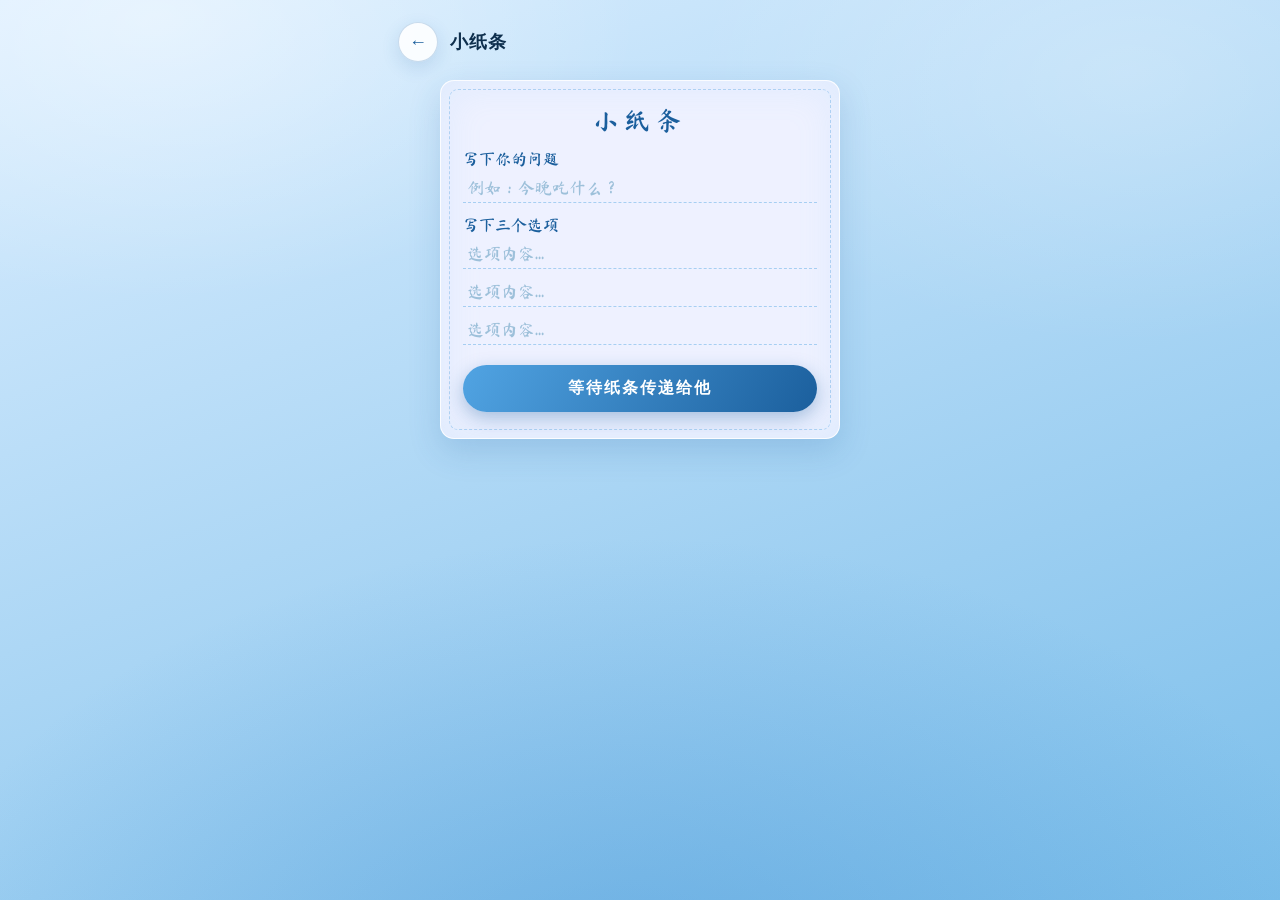
<file: note.html>
<!DOCTYPE html>
<html lang="zh-CN">
<head>
<meta charset="UTF-8">
<meta name="viewport" content="width=device-width, initial-scale=1.0, viewport-fit=cover">
<title>小纸条</title>
<link rel="stylesheet" href="style.css">
<link rel="preconnect" href="https://fonts.googleapis.com">
<link href="https://fonts.googleapis.com/css2?family=Ma+Shan+Zheng&display=swap" rel="stylesheet">
</head>
<body>

<div class="float-deco" id="floatDeco"></div>

<div class="page">

  <header class="topbar">
    <a class="back-btn" href="index.html" aria-label="返回主页">←</a>
    <span class="topbar-title" id="pageTitle"></span>
  </header>

  <!-- 状态一：正在写纸条 -->
  <div class="note-paper" id="writeState">
    <div class="note-title" id="noteTitle"></div>

    <div class="note-field">
      <label id="questionLabel"></label>
      <input type="text" id="questionInput" maxlength="60">
    </div>

    <div class="note-field">
      <label id="optionLabel"></label>
      <input type="text" id="optionA" maxlength="40">
      <input type="text" id="optionB" maxlength="40" style="margin-top:8px">
      <input type="text" id="optionC" maxlength="40" style="margin-top:8px">
    </div>

    <button class="note-btn" id="writeBtn"></button>
  </div>

  <!-- 状态二：纸条已折叠 -->
  <div id="foldState" style="display:none;width:100%">
    <div class="folded-note" id="foldedNote">
      <span class="seal">💗</span>
    </div>
    <div class="note-hint" id="unfoldHint"></div>
  </div>

  <!-- 状态三：纸条展开（他的选择） -->
  <div id="openState" style="display:none;width:100%">
    <div class="open-note note-paper">
      <div class="note-title" id="openTitle"></div>
      <div class="note-q" id="openQuestion"></div>
      <div class="note-opt" data-letter="A">
        <span class="opt-letter">A</span>
        <span class="opt-text" id="openOptA"></span>
        <span class="opt-check"></span>
      </div>
      <div class="note-opt" data-letter="B">
        <span class="opt-letter">B</span>
        <span class="opt-text" id="openOptB"></span>
        <span class="opt-check"></span>
      </div>
      <div class="note-opt" data-letter="C">
        <span class="opt-letter">C</span>
        <span class="opt-text" id="openOptC"></span>
        <span class="opt-check"></span>
      </div>
    </div>
  </div>

  <!-- 状态三下方：再写一张 -->
  <button class="note-btn ghost" id="againBtn" style="display:none;max-width:380px"></button>
</div>

<script src="config.js"></script>
<script src="js/app.js"></script>
<script>
(function () {
  var n = SITE_CONFIG.note;

  /* 应用全局配色 + 漂浮装饰（宝石 / 克罗心） */
  LN.boot({ title: n.pageTitle });
  document.documentElement.style.setProperty('--paper-color', n.paperColor);

  /* 文案注入 */
  document.getElementById('pageTitle').textContent = n.title;
  document.getElementById('noteTitle').textContent = n.title;
  document.getElementById('openTitle').textContent = n.title;
  document.getElementById('questionLabel').textContent = n.questionLabel;
  document.getElementById('questionInput').placeholder = n.questionPlaceholder;
  document.getElementById('optionLabel').textContent = n.optionLabel;
  ['optionA', 'optionB', 'optionC'].forEach(function (id) {
    document.getElementById(id).placeholder = n.optionPlaceholder;
  });
  document.getElementById('writeBtn').textContent = n.writeButton;
  document.getElementById('unfoldHint').textContent = n.unfoldHint;
  document.getElementById('againBtn').textContent = n.againButton;

  var writeState = document.getElementById('writeState');
  var foldState = document.getElementById('foldState');
  var openState = document.getElementById('openState');
  var againBtn = document.getElementById('againBtn');

  var currentData = null; // { question, options: [a,b,c], pick }

  /* ---------- 第一步：写好纸条，折叠传递 ---------- */
  document.getElementById('writeBtn').addEventListener('click', function () {
    var q = document.getElementById('questionInput').value.trim();
    var a = document.getElementById('optionA').value.trim();
    var b = document.getElementById('optionB').value.trim();
    var cOpt = document.getElementById('optionC').value.trim();

    if (!q || !a || !b || !cOpt) {
      shake(writeState);
      return;
    }

    // 纯随机选一个字母
    var letters = ['A', 'B', 'C'];
    var pick = letters[Math.floor(Math.random() * 3)];

    currentData = { question: q, options: [a, b, cOpt], pick: pick };

    // 折叠动画：纸条向上翻折收起
    writeState.style.transition = 'transform .45s ease-in, opacity .45s ease-in';
    writeState.style.transform = 'perspective(700px) rotateX(65deg)';
    writeState.style.opacity = '0';

    setTimeout(function () {
      writeState.style.display = 'none';
      foldState.style.display = 'block';
    }, 450);
  });

  /* ---------- 第二步：点击折叠纸条，展开看结果 ---------- */
  document.getElementById('foldedNote').addEventListener('click', function () {
    if (!currentData) return;

    document.getElementById('openQuestion').textContent = currentData.question;
    document.getElementById('openOptA').textContent = currentData.options[0];
    document.getElementById('openOptB').textContent = currentData.options[1];
    document.getElementById('openOptC').textContent = currentData.options[2];

    foldState.style.display = 'none';
    openState.style.display = 'block';

    // 在随机选中的字母上标红色爱心（不再画勾）
    var opts = openState.querySelectorAll('.note-opt');
    opts.forEach(function (el) {
      el.classList.remove('checked');
      if (el.getAttribute('data-letter') === currentData.pick) {
        el.classList.add('checked');
      }
    });

    againBtn.style.display = 'block';
    againBtn.scrollIntoView({ behavior: 'smooth', block: 'nearest' });
  });

  /* ---------- 第三步：再写一张 ---------- */
  againBtn.addEventListener('click', function () {
    currentData = null;
    openState.style.display = 'none';
    againBtn.style.display = 'none';
    ['questionInput', 'optionA', 'optionB', 'optionC'].forEach(function (id) {
      document.getElementById(id).value = '';
    });
    writeState.style.display = 'block';
    writeState.style.transition = 'none';
    writeState.style.transform = 'none';
    writeState.style.opacity = '1';
    window.scrollTo({ top: 0, behavior: 'smooth' });
  });

  /* 未填完整时的抖动提示 */
  function shake(el) {
    el.style.animation = 'none';
    void el.offsetWidth;
    el.style.animation = 'shakeX .4s ease';
    setTimeout(function () { el.style.animation = ''; }, 450);
    var style = document.createElement('style');
    style.textContent = '@keyframes shakeX{0%,100%{transform:translateX(0)}25%{transform:translateX(-7px)}50%{transform:translateX(7px)}75%{transform:translateX(-4px)}}';
    document.head.appendChild(style);
  }

})();
</script>
</body>
</html>
</file>
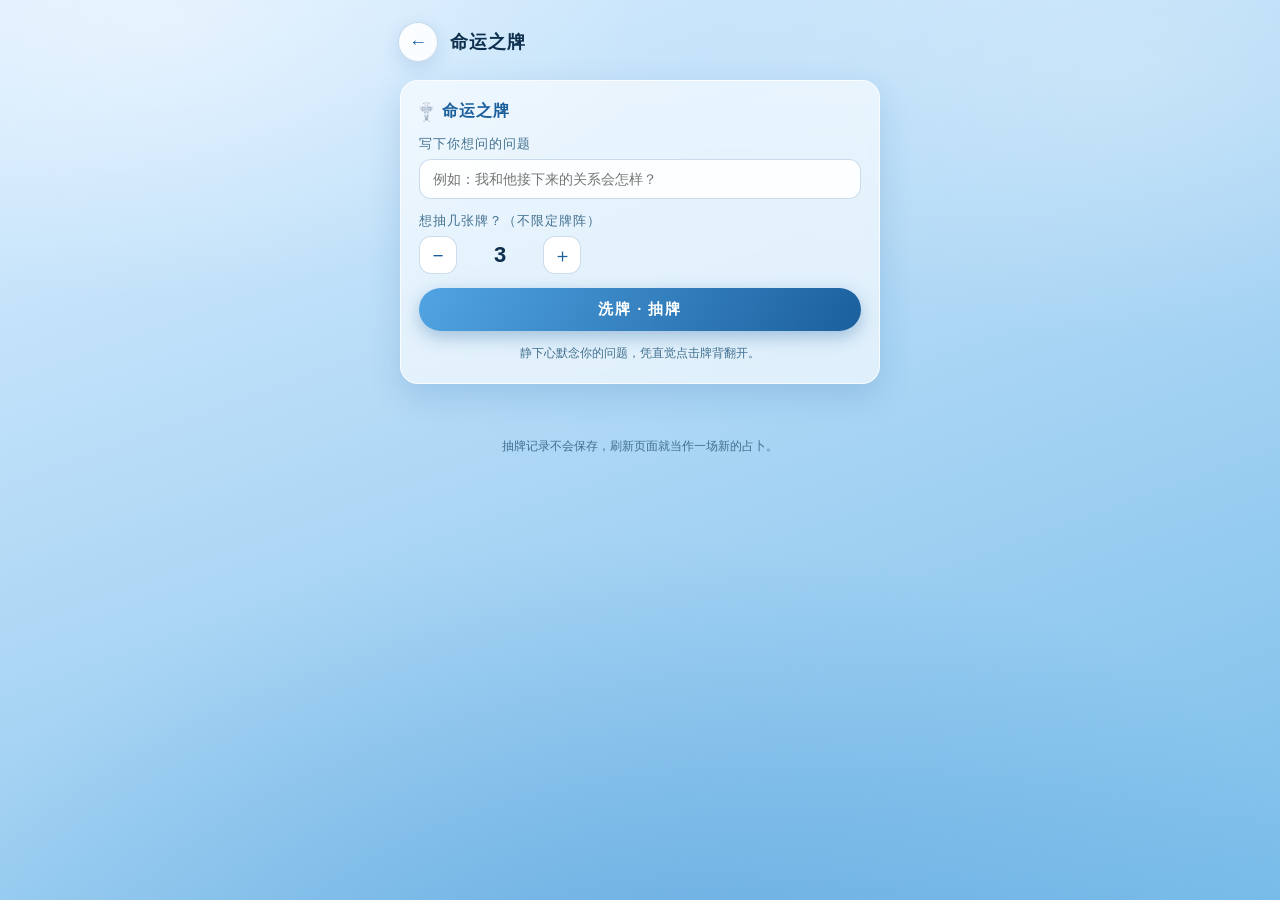
<file: tarot.html>
<!DOCTYPE html>
<html lang="zh-CN">
<head>
<meta charset="UTF-8">
<meta name="viewport" content="width=device-width, initial-scale=1.0, viewport-fit=cover">
<title>塔罗占卜</title>
<link rel="stylesheet" href="style.css">
</head>
<body>

<div class="float-deco" id="floatDeco"></div>

<div class="page">
  <header class="topbar">
    <a class="back-btn" href="index.html" aria-label="返回主页">←</a>
    <span class="topbar-title" id="pageTitle"></span>
  </header>

  <div class="tarot-wrap" id="capture">

    <!-- 提问 + 牌数 -->
    <div class="tarot-panel glass">
      <h2 id="tarotHeading"></h2>
      <div class="field">
        <label id="questionLabel"></label>
        <input type="text" id="questionInput" maxlength="80">
      </div>
      <div class="field">
        <label>想抽几张牌？（不限定牌阵）</label>
        <div class="stepper">
          <button type="button" id="minusBtn" aria-label="减少">−</button>
          <span class="value" id="countValue">3</span>
          <button type="button" id="plusBtn" aria-label="增加">＋</button>
        </div>
      </div>
      <button class="btn block" id="drawBtn" type="button"></button>
      <p class="tarot-hint" id="hintText"></p>
    </div>

    <!-- 牌面 -->
    <div class="tarot-board" id="board"></div>

    <!-- 解读 -->
    <div class="tarot-reading" id="reading"></div>

    <div class="tarot-actions hidden" id="actions">
      <button class="btn ghost small" id="revealBtn" type="button">全部翻开</button>
      <button class="btn ghost small" id="againBtn" type="button">重新抽牌</button>
      <button class="btn small" id="shotBtn" type="button">保存截图</button>
    </div>

    <p class="tarot-hint">抽牌记录不会保存，刷新页面就当作一场新的占卜。</p>
  </div>
</div>

<script src="config.js"></script>
<script src="js/app.js"></script>
<script src="js/tarot-data.js"></script>
<script>
(function () {
  var t = SITE_CONFIG.tarot || {};
  LN.boot({ title: t.pageTitle || '塔罗占卜', deco: true, decoCount: 14 });

  var IMG_BASE = t.imageBase || 'https://cdn.jsdelivr.net/npm/tarot-card-img@0.1.0/';
  var MIN = Number(t.minCards) || 1;
  var MAX = Number(t.maxCards) || 12;
  var count = Math.min(Math.max(Number(t.defaultCards) || 3, MIN), MAX);

  var board = document.getElementById('board');
  var reading = document.getElementById('reading');
  var actions = document.getElementById('actions');
  var hint = document.getElementById('hintText');
  var questionInput = document.getElementById('questionInput');
  var countValue = document.getElementById('countValue');

  var state = { question: '', cards: [] };

  /* ---------------- 文案 ---------------- */
  document.getElementById('pageTitle').textContent = t.title || '命运之牌';
  document.getElementById('questionLabel').textContent = t.questionLabel || '写下你想问的问题';
  questionInput.placeholder = t.questionPlaceholder || '';
  document.getElementById('drawBtn').textContent = '洗牌 · 抽牌';
  document.getElementById('tarotHeading').innerHTML =
    LN.crossMark('') + '<span>' + LN.esc(t.title || '命运之牌') + '</span>';
  hint.textContent = t.hint || '';
  countValue.textContent = count;

  document.getElementById('minusBtn').addEventListener('click', function () {
    if (count <= MIN) return;
    count--; countValue.textContent = count;
  });
  document.getElementById('plusBtn').addEventListener('click', function () {
    if (count >= MAX) return;
    count++; countValue.textContent = count;
  });

  /* ---------------- 洗牌 ---------------- */
  function shuffle(arr) {
    var a = arr.slice();
    for (var i = a.length - 1; i > 0; i--) {
      var j = Math.floor(Math.random() * (i + 1));
      var tmp = a[i]; a[i] = a[j]; a[j] = tmp;
    }
    return a;
  }

  function draw() {
    var q = questionInput.value.trim();
    if (!q) {
      hint.textContent = '先写下你想问的问题，再抽牌哦～';
      hint.style.color = '#d0476c';
      questionInput.focus();
      return;
    }
    hint.style.color = '';
    hint.textContent = t.hint || '';

    var pool = shuffle(window.TAROT_DECK || []);
    var n = Math.min(count, pool.length);
    state.question = q;
    state.cards = [];
    for (var i = 0; i < n; i++) {
      state.cards.push({
        card: pool[i],
        reversed: !!(t.allowReversed && Math.random() < 0.32),
        flipped: false
      });
    }
    renderBoard();
    reading.innerHTML = '';
    actions.classList.remove('hidden');
    reading.scrollIntoView({ behavior: 'smooth', block: 'nearest' });
  }

  document.getElementById('drawBtn').addEventListener('click', draw);
  questionInput.addEventListener('keydown', function (e) { if (e.key === 'Enter') draw(); });

  /* ---------------- 渲染牌面 ---------------- */
  function renderBoard() {
    board.innerHTML = '';
    state.cards.forEach(function (item, idx) {
      var wrap = document.createElement('div');
      wrap.className = 'tarot-item';

      var cardEl = document.createElement('div');
      cardEl.className = 'flip-card';

      var inner = document.createElement('div');
      inner.className = 'flip-inner';

      var front = document.createElement('div');
      front.className = 'flip-face flip-front';
      front.innerHTML = LN.crossMark('');

      var back = document.createElement('div');
      back.className = 'flip-face flip-back' + (item.reversed ? ' reversed' : '');
      var img = document.createElement('img');
      img.alt = item.card.cn;
      img.loading = 'lazy';
      img.src = IMG_BASE + item.card.img;
      img.onerror = function () {
        back.innerHTML = '<div style="display:flex;height:100%;align-items:center;justify-content:center;font-size:12px;color:#7fa3bf;text-align:center;padding:8px">牌面图片加载失败</div>';
      };
      back.appendChild(img);

      inner.appendChild(front);
      inner.appendChild(back);
      cardEl.appendChild(inner);

      var meta = document.createElement('div');
      meta.className = 'tarot-card-meta';
      meta.style.visibility = 'hidden';
      meta.innerHTML = '<div>' + LN.esc(item.card.cn) + '</div>' +
        '<span class="ori' + (item.reversed ? ' rev' : '') + '">' +
        (item.reversed ? '逆位' : '正位') + '</span>';

      cardEl.addEventListener('click', function () { flip(idx); });

      wrap.appendChild(cardEl);
      wrap.appendChild(meta);
      board.appendChild(wrap);
    });
  }

  function flip(idx) {
    var item = state.cards[idx];
    if (!item || item.flipped) return;
    item.flipped = true;
    var cardEl = board.children[idx].querySelector('.flip-card');
    cardEl.classList.add('flipped');
    var meta = board.children[idx].querySelector('.tarot-card-meta');
    meta.style.visibility = 'visible';
    addReading(idx, item);
  }

  function addReading(idx, item) {
    var box = document.createElement('div');
    box.className = 'read-item';
    box.dataset.idx = idx;
    box.innerHTML =
      '<div class="ri-head">' +
        '<span class="ri-name">' + (idx + 1) + '. ' + LN.esc(item.card.cn) + '</span>' +
        '<span class="ri-en">' + LN.esc(item.card.en) + '</span>' +
        '<span class="ri-ori">' + (item.reversed ? '逆位' : '正位') + '</span>' +
      '</div>' +
      '<div class="ri-text">' + LN.esc(item.reversed ? item.card.rev : item.card.up) + '</div>';
    reading.appendChild(box);
  }

  document.getElementById('revealBtn').addEventListener('click', function () {
    state.cards.forEach(function (item, idx) {
      if (!item.flipped) {
        /* 逐个翻开，有翻牌的节奏感 */
        setTimeout(function () { flip(idx); }, idx * 180);
      }
    });
  });

  document.getElementById('againBtn').addEventListener('click', function () {
    board.innerHTML = '';
    reading.innerHTML = '';
    actions.classList.add('hidden');
    state.cards = [];
    window.scrollTo({ top: 0, behavior: 'smooth' });
  });

  /* ---------------- 保存截图 ---------------- */
  function loadScript(src) {
    return new Promise(function (resolve, reject) {
      var s = document.createElement('script');
      s.src = src;
      s.onload = resolve;
      s.onerror = reject;
      document.head.appendChild(s);
    });
  }

  document.getElementById('shotBtn').addEventListener('click', function () {
    var btn = this;
    if (state.cards.length === 0) return;
    btn.disabled = true;
    btn.textContent = '正在生成…';

    var run = (window.html2canvas)
      ? Promise.resolve()
      : loadScript('https://cdn.jsdelivr.net/npm/html2canvas@1.4.1/dist/html2canvas.min.js');

    /* html2canvas 对 3D 翻转支持有限：截图前先把牌面「拍平」 */
    var capture = document.getElementById('capture');
    var flat = LN.$$('.flip-card', capture).map(function (c) {
      var flipped = c.classList.contains('flipped');
      var inner = c.querySelector('.flip-inner');
      var front = c.querySelector('.flip-front');
      var back = c.querySelector('.flip-back');
      var old = {
        inner: inner.getAttribute('style') || '',
        front: front.getAttribute('style') || '',
        back: back.getAttribute('style') || ''
      };
      inner.style.transition = 'none';
      inner.style.transform = 'none';
      front.style.display = flipped ? 'none' : 'flex';
      back.style.display = flipped ? 'block' : 'none';
      back.style.transform = 'none';
      return function () {
        inner.setAttribute('style', old.inner);
        front.setAttribute('style', old.front);
        back.setAttribute('style', old.back);
      };
    });

    run.then(function () {
      return new Promise(function (r) { setTimeout(r, 320); });
    }).then(function () {
      return window.html2canvas(capture, {
        backgroundColor: '#eaf8ff',
        useCORS: true,
        scale: 2
      });
    }).then(function (canvas) {
      flat.forEach(function (restore) { restore(); });
      var a = document.createElement('a');
      a.download = '塔罗占卜_' + new Date().getTime() + '.png';
      a.href = canvas.toDataURL('image/png');
      a.click();
      btn.disabled = false;
      btn.textContent = '保存截图';
    }).catch(function () {
      flat.forEach(function (restore) { restore(); });
      btn.disabled = false;
      btn.textContent = '保存截图';
      hint.textContent = '自动截图失败（可能是图片跨域），可以直接用手机/电脑自带的截图功能保存这一屏。';
      hint.style.color = '#d0476c';
    });
  });
})();
</script>
</body>
</html>
</file>
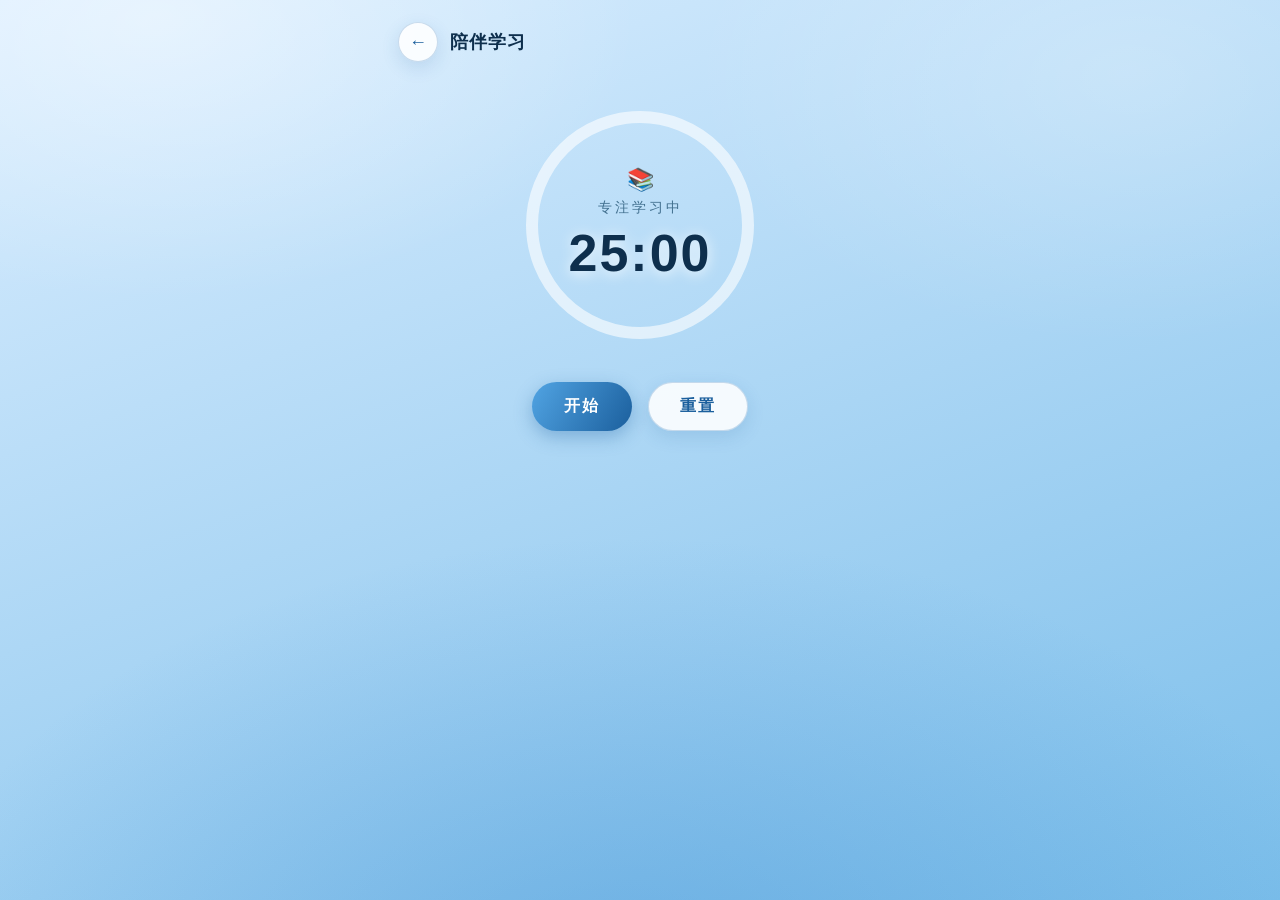
<file: timer.html>
<!DOCTYPE html>
<html lang="zh-CN">
<head>
<meta charset="UTF-8">
<meta name="viewport" content="width=device-width, initial-scale=1.0, viewport-fit=cover">
<title>陪伴学习</title>
<link rel="stylesheet" href="style.css">
</head>
<body>

<div class="float-deco" id="floatDeco"></div>

<div class="page">

  <header class="topbar">
    <a class="back-btn" href="index.html" aria-label="返回主页">←</a>
    <span class="topbar-title" id="pageTitle"></span>
  </header>

  <div class="timer-stage">

    <!-- 圆形进度环 -->
    <div class="timer-ring-wrap">
      <svg width="250" height="250" viewBox="0 0 250 250">
        <circle class="timer-ring-bg" cx="125" cy="125" r="108"></circle>
        <circle class="timer-ring-fg" id="ringFg" cx="125" cy="125" r="108"></circle>
      </svg>
      <div class="timer-center">
        <div class="timer-emoji" id="timerEmoji">📚</div>
        <div class="timer-phase" id="timerPhase"></div>
        <div class="timer-time" id="timerTime">25:00</div>
      </div>
    </div>

    <!-- 控制按钮 -->
    <div class="timer-controls">
      <button class="timer-btn primary" id="startBtn"></button>
      <button class="timer-btn plain" id="resetBtn"></button>
    </div>

    <!-- 鼓励语气泡（专注期随机出现一次，持续显示几分钟后消失） -->
    <div class="encourage-bubble hide" id="encourageBubble">
      <span class="encourage-heart">💗</span><span id="encourageText"></span>
    </div>
  </div>
</div>

<script src="config.js"></script>
<script src="js/app.js"></script>
<script>
(function () {
  var t = SITE_CONFIG.timer;

  /* 应用全局配色 + 漂浮装饰（宝石 / 克罗心） */
  LN.boot({ title: t.pageTitle });

  document.getElementById('pageTitle').textContent = t.pageTitle;
  document.getElementById('startBtn').textContent = t.startButtonText;
  document.getElementById('resetBtn').textContent = t.resetButtonText;
  document.getElementById('timerPhase').textContent = t.focusText;

  var FOCUS_SEC = (Number(t.focusMinutes) || 25) * 60;
  var BREAK_SEC = (Number(t.breakMinutes) || 5) * 60;

  var PHASE = { IDLE: 'idle', FOCUS: 'focus', BREAK: 'break' };

  var phase = PHASE.IDLE;
  var running = false;
  var remain = FOCUS_SEC;
  var elapsed = 0;                 // 当前周期已经过的秒数（暂停时不增长）
  var encourageTarget = -1;        // 鼓励语出现的时间点（秒）
  var encourageShown = false;
  var encourageHideAt = -1;        // 鼓励语消失的时间点（秒）

  var ring = document.getElementById('ringFg');
  var R = 108;
  var CIRC = 2 * Math.PI * R;
  ring.style.strokeDasharray = CIRC;
  ring.style.strokeDashoffset = 0;

  var timeEl = document.getElementById('timerTime');
  var phaseEl = document.getElementById('timerPhase');
  var emojiEl = document.getElementById('timerEmoji');
  var startBtn = document.getElementById('startBtn');
  var resetBtn = document.getElementById('resetBtn');
  var bubble = document.getElementById('encourageBubble');
  var bubbleText = document.getElementById('encourageText');

  var tick = null;

  /* ---------- 渲染 ---------- */
  function fmt(sec) {
    sec = Math.max(0, Math.round(sec));
    var m = Math.floor(sec / 60), s = sec % 60;
    return (m < 10 ? '0' + m : m) + ':' + (s < 10 ? '0' + s : s);
  }

  function render() {
    timeEl.textContent = fmt(remain);
    var total = (phase === PHASE.BREAK) ? BREAK_SEC : FOCUS_SEC;
    var progress = total ? (total - remain) / total : 0;
    ring.style.strokeDashoffset = CIRC * (1 - progress);
  }

  function setPhase(p) {
    phase = p;
    if (p === PHASE.FOCUS) {
      remain = FOCUS_SEC;
      emojiEl.textContent = '📚';
      phaseEl.textContent = t.focusText;
    } else if (p === PHASE.BREAK) {
      remain = BREAK_SEC;
      emojiEl.textContent = '🍵';
      phaseEl.textContent = t.breakText;
    } else {
      remain = FOCUS_SEC;
      emojiEl.textContent = '📚';
      phaseEl.textContent = t.focusText;
    }
    render();
  }

  /* ---------- 鼓励语逻辑 ----------
   * 每个专注周期内随机出现一条：
   * 出现时间点 = 专注开始后 [encourageShowAfterMin, encourageShowBeforeMin] 分钟内的随机秒数
   * 弹出后持续 encourageDurationMin 分钟再消失
   * 暂停时计时停止，鼓励语的显示与消失也随之顺延
   */
  function scheduleEncourage() {
    var after = (Number(t.encourageShowAfterMin) || 5) * 60;
    var before = (Number(t.encourageShowBeforeMin) || 15) * 60;
    var dur = (Number(t.encourageDurationMin) || 5) * 60;
    if (before < after) before = after;
    var maxTarget = Math.min(before, FOCUS_SEC - 60); // 至少留 1 分钟展示时间
    if (maxTarget < after) maxTarget = after;
    encourageTarget = after + Math.floor(Math.random() * (maxTarget - after + 1));
    encourageHideAt = encourageTarget + dur;
    encourageShown = false;
    hideBubble();
  }

  function showBubble() {
    var list = t.encouragementList || [];
    if (!list.length) return;
    bubbleText.textContent = list[Math.floor(Math.random() * list.length)];
    bubble.classList.remove('hide');
  }

  function hideBubble() {
    bubble.classList.add('hide');
  }

  /* ---------- 计时 ---------- */
  function startTicking() {
    stopTicking();
    tick = setInterval(function () {
      if (!running) return;
      elapsed++;
      remain--;

      /* 鼓励语触发与消失（仅在专注阶段） */
      if (phase === PHASE.FOCUS) {
        if (!encourageShown && elapsed >= encourageTarget) {
          encourageShown = true;
          showBubble();
        }
        if (encourageShown && elapsed >= encourageHideAt) {
          hideBubble();
        }
      }

      if (remain <= 0) {
        if (phase === PHASE.FOCUS) {
          /* 专注结束 -> 进入休息 */
          setPhase(PHASE.BREAK);
          elapsed = 0;
          hideBubble();
        } else {
          /* 休息结束 -> 回到待开始状态 */
          running = false;
          stopTicking();
          setPhase(PHASE.IDLE);
          startBtn.textContent = t.startButtonText;
        }
        return;
      }
      render();
    }, 1000);
  }

  function stopTicking() {
    if (tick) { clearInterval(tick); tick = null; }
  }

  /* ---------- 按钮 ---------- */
  startBtn.addEventListener('click', function () {
    if (phase === PHASE.IDLE) {
      /* 开始专注 */
      setPhase(PHASE.FOCUS);
      elapsed = 0;
      scheduleEncourage();
      running = true;
      startBtn.textContent = t.pauseButtonText;
      startTicking();
    } else if (running) {
      /* 暂停 */
      running = false;
      startBtn.textContent = t.startButtonText;
    } else {
      /* 继续 */
      running = true;
      startBtn.textContent = t.pauseButtonText;
    }
  });

  resetBtn.addEventListener('click', function () {
    running = false;
    stopTicking();
    hideBubble();
    setPhase(PHASE.IDLE);
    startBtn.textContent = t.startButtonText;
  });

  /* 初始渲染 */
  setPhase(PHASE.IDLE);

})();
</script>
</body>
</html>
</file>
<file: style.css>
/* =====================================================
 * Love Note · 天空蓝渐变 × 蓝色宝石 × Chrome Hearts 克罗心
 * 移动端优先 / 无构建依赖
 * ===================================================== */

:root {
  /* 天空蓝渐变（可被 config.js 覆盖 --grad-from / --grad-to） */
  --grad-from: #dbeeff;
  --grad-to: #7bbeea;
  --text-color: #0f3355;

  --sky-50:  #f4fbff;
  --sky-100: #dff1ff;
  --sky-200: #bfe1fa;
  --sky-300: #8ecbf2;
  --sky-400: #51a4e3;
  --sky-500: #2b7fc4;
  --sky-600: #1b5f9d;
  --sky-700: #0f3f70;

  --silver-1: #ffffff;
  --silver-2: #eef4fb;
  --silver-3: #c3d1e3;
  --silver-4: #8a9ab2;

  --ink: #0e2f4d;
  --ink-soft: #42708f;
  --line: rgba(93, 146, 196, .32);
  --glass: rgba(255, 255, 255, .62);
  --glass-strong: rgba(255, 255, 255, .88);
  --shadow: 0 12px 32px rgba(31, 92, 158, .18);
  --shadow-soft: 0 6px 18px rgba(31, 92, 158, .14);

  --paper-color: #f2f7ff;
  --partner-bubble: rgba(255, 255, 255, .94);
  --partner-bubble-text: #123a5c;
  --user-bubble: #2b7fc4;
  --user-bubble-text: #ffffff;
}

* { margin: 0; padding: 0; box-sizing: border-box; -webkit-tap-highlight-color: transparent; }

html, body { height: 100%; }

body {
  font-family: "PingFang SC", "Microsoft YaHei", "Hiragino Sans GB", sans-serif;
  color: var(--text-color, #123a5c);
  background:
    radial-gradient(760px 440px at 12% 2%, rgba(255, 255, 255, .42), transparent 64%),
    radial-gradient(640px 400px at 88% 8%, rgba(255, 255, 255, .22), transparent 68%),
    radial-gradient(1200px 760px at 50% 112%, rgba(58, 140, 210, .40), transparent 62%),
    linear-gradient(160deg, var(--grad-from, #dbeeff) 0%, var(--grad-to, #7bbeea) 100%);
  background-attachment: fixed;
  background-color: var(--grad-to, #7bbeea);
  min-height: 100vh;
  overflow-x: hidden;
}

a { text-decoration: none; color: inherit; }
button { font-family: inherit; cursor: pointer; }
input, textarea, select { font-family: inherit; color: var(--ink); }
::selection { background: rgba(81, 164, 227, .3); }

/* ---------- 通用页面容器 ---------- */
.page {
  max-width: 520px;
  margin: 0 auto;
  min-height: 100vh;
  padding: 22px 18px 44px;
  display: flex;
  flex-direction: column;
  align-items: center;
  position: relative;
  animation: pageIn .6s ease both;
}
@keyframes pageIn {
  from { opacity: 0; transform: translateY(14px); }
  to   { opacity: 1; transform: translateY(0); }
}

/* ---------- 顶部导航（子页面用） ---------- */
.topbar {
  width: 100%;
  display: flex;
  align-items: center;
  gap: 12px;
  margin-bottom: 18px;
  z-index: 2;
}
.topbar .back-btn,
.back-btn {
  width: 40px;
  height: 40px;
  flex: none;
  border-radius: 50%;
  background: var(--glass-strong);
  border: 1px solid var(--line);
  display: flex;
  align-items: center;
  justify-content: center;
  font-size: 18px;
  color: var(--sky-600);
  box-shadow: var(--shadow-soft);
  transition: transform .2s;
}
.topbar .back-btn:active,
.back-btn:active { transform: scale(.9); }
.topbar .topbar-title {
  font-size: 18px;
  font-weight: 700;
  letter-spacing: 1px;
  color: var(--ink);
}

/* ---------- 漂浮装饰（宝石 / 星光 / 克罗心） ---------- */
.float-deco {
  position: fixed;
  inset: 0;
  pointer-events: none;
  overflow: hidden;
  z-index: 0;
}
.float-deco span {
  position: absolute;
  bottom: -60px;
  opacity: .5;
  animation: floatUp linear infinite;
  font-size: 18px;
}
.float-deco .deco-gem,
.float-deco .deco-cross { bottom: -70px; }
.float-deco .deco-gem svg { width: 20px; height: 20px; display: block; }
.float-deco .deco-cross svg { width: 22px; height: 31px; display: block; opacity: .5; }
@keyframes floatUp {
  0%   { transform: translateY(0) rotate(0deg); opacity: 0; }
  10%  { opacity: .55; }
  88%  { opacity: .4; }
  100% { transform: translateY(-115vh) rotate(360deg); opacity: 0; }
}

/* ---------- 通用玻璃卡片 / 面板 ---------- */
.glass {
  background: var(--glass);
  backdrop-filter: blur(10px);
  -webkit-backdrop-filter: blur(10px);
  border: 1px solid rgba(255, 255, 255, .75);
  border-radius: 18px;
  box-shadow: var(--shadow);
}

/* 克罗心十字装饰 */
.ch-mark {
  display: inline-flex;
  align-items: center;
  justify-content: center;
  flex: none;
}
.ch-mark svg { width: 100%; height: 100%; display: block; }
.ch-mark.round {
  background: #fff;
  border-radius: 50%;
  box-shadow: 0 6px 16px rgba(31, 92, 158, .22), inset 0 0 0 1px rgba(147, 176, 208, .6);
  box-sizing: border-box;
}
.ch-mark.round svg { width: 68%; height: 68%; }

.gem-mark svg { width: 100%; height: 100%; display: block; }

/* ---------- 按钮 ---------- */
.btn {
  display: inline-flex;
  align-items: center;
  justify-content: center;
  gap: 6px;
  padding: 12px 22px;
  border: none;
  border-radius: 999px;
  font-size: 15px;
  font-weight: 700;
  letter-spacing: 1.5px;
  background: linear-gradient(120deg, var(--sky-400), var(--sky-600));
  color: #fff;
  box-shadow: 0 6px 18px rgba(27, 95, 157, .34);
  transition: transform .15s, box-shadow .2s;
}
.btn:active { transform: scale(.96); }
.btn.ghost {
  background: var(--glass-strong);
  color: var(--sky-600);
  border: 1px solid var(--line);
  box-shadow: var(--shadow-soft);
}
.btn.small { padding: 8px 14px; font-size: 13px; letter-spacing: 1px; }
.btn.block { width: 100%; }
.btn[disabled] { opacity: .55; pointer-events: none; }

/* ---------- 表单 ---------- */
.field { margin-bottom: 14px; }
.field > label {
  display: block;
  font-size: 12.5px;
  letter-spacing: 1px;
  color: var(--ink-soft);
  margin-bottom: 6px;
}
.field input[type="text"],
.field input[type="password"],
.field input[type="number"],
.field textarea,
.field select {
  width: 100%;
  border: 1.5px solid var(--line);
  border-radius: 12px;
  padding: 11px 13px;
  font-size: 14px;
  outline: none;
  background: rgba(255, 255, 255, .92);
  transition: border-color .2s, box-shadow .2s;
}
.field input:focus,
.field textarea:focus,
.field select:focus {
  border-color: var(--sky-400);
  box-shadow: 0 0 0 3px rgba(81, 164, 227, .18);
}
.field textarea { min-height: 110px; resize: vertical; line-height: 1.65; }
.field .tip { font-size: 11.5px; color: #6f94b3; margin-top: 5px; line-height: 1.55; }

/* =====================================================
 * 主页
 * ===================================================== */
/* ---------- 顶部网站名徽章 ---------- */
.home-top {
  width: 100%;
  display: flex;
  align-items: center;
  justify-content: center;
  gap: 10px;
  z-index: 1;
}
.home-top .ch-mini { width: 13px; height: 18px; opacity: .5; }
.home-site {
  padding: 7px 20px;
  border-radius: 999px;
  font-size: 13px;
  font-weight: 700;
  letter-spacing: 3px;
  color: var(--sky-600);
  background: rgba(255, 255, 255, .7);
  border: 1px solid rgba(255, 255, 255, .95);
  box-shadow: 0 6px 18px rgba(31, 92, 158, .14);
  backdrop-filter: blur(8px);
  -webkit-backdrop-filter: blur(8px);
  white-space: nowrap;
}

.home-head {
  text-align: center;
  margin: 22px 0 6px;
  z-index: 1;
  display: flex;
  flex-direction: column;
  align-items: center;
}
.home-ornament {
  width: 74px;
  height: 74px;
  margin-bottom: 18px;
  position: relative;
  animation: gemFloat 5s ease-in-out infinite;
  /* 它同时是个按钮：点一下能换成自己的照片 */
  padding: 0;
  border: 0;
  background: none;
  border-radius: 50%;
  cursor: pointer;
  -webkit-tap-highlight-color: transparent;
}
.home-ornament .ch-mark { width: 100%; height: 100%; position: relative; z-index: 1; }

/* 传过照片之后：圆形照片 + 白色描边 */
.home-ornament .orn-photo {
  position: relative;
  z-index: 1;
  display: block;
  width: 100%;
  height: 100%;
  border-radius: 50%;
  object-fit: cover;
  box-sizing: border-box;
  border: 2.5px solid rgba(255, 255, 255, .95);
  background: #fff;
  box-shadow: 0 8px 20px rgba(31, 92, 158, .26);
}
/* 有照片时让出角标位置给相机 */
.home-ornament.has-photo::after { display: none; }

/* 角落的相机角标：悬停 / 聚焦时提示可换照片 */
.home-ornament .orn-edit {
  position: absolute;
  right: -12px;
  bottom: -4px;
  width: 28px;
  height: 28px;
  border-radius: 50%;
  display: flex;
  align-items: center;
  justify-content: center;
  font-size: 13px;
  line-height: 1;
  z-index: 3;
  background: var(--glass-strong);
  border: 1px solid var(--line);
  box-shadow: 0 4px 12px rgba(31, 92, 158, .22);
  opacity: 0;
  transition: opacity .2s;
}
.home-ornament:hover .orn-edit,
.home-ornament:focus-visible .orn-edit { opacity: 1; }
.home-ornament:hover::after,
.home-ornament:focus-visible::after { opacity: 0; }
/* 触屏没有 hover：相机角标常显，宝石角标让位 */
@media (hover: none) {
  .home-ornament .orn-edit { opacity: .96; }
  .home-ornament::after { opacity: 0; }
}
/* 徽记背后的柔光 */
.home-ornament::before {
  content: "";
  position: absolute;
  inset: -26px;
  border-radius: 50%;
  background: radial-gradient(circle, rgba(255, 255, 255, .9), rgba(255, 255, 255, 0) 68%);
  z-index: 0;
}
.home-ornament::after {
  content: "";
  position: absolute;
  right: -12px;
  bottom: -4px;
  width: 28px;
  height: 28px;
  z-index: 2;
  background: url("data:image/svg+xml;utf8,<svg xmlns='http://www.w3.org/2000/svg' viewBox='0 0 100 100'><polygon points='50,4 88,34 50,96 12,34' fill='%2351a4e3'/><polygon points='50,4 50,96 12,34' fill='%232b7fc4'/><polygon points='12,34 88,34 50,4' fill='%23ffffff' opacity='.35'/></svg>") center/contain no-repeat;
  filter: drop-shadow(0 4px 10px rgba(27, 95, 157, .35));
  transition: opacity .2s;
}
@keyframes gemFloat {
  0%, 100% { transform: translateY(0); }
  50%      { transform: translateY(-7px); }
}

/* ---------- 换主页照片弹窗 ---------- */
.orn-preview {
  width: 116px;
  height: 116px;
  margin: 2px auto 16px;
  border-radius: 50%;
  background: linear-gradient(150deg, var(--sky-100), var(--sky-300));
  display: flex;
  align-items: center;
  justify-content: center;
  overflow: hidden;
  box-shadow: var(--shadow-soft);
}
.orn-preview img { width: 100%; height: 100%; object-fit: cover; display: block; }
.orn-preview .ch-mark { width: 62%; height: 62%; }

/* 花见玉子 & 五条悟 */
.home-names {
  display: flex;
  align-items: center;
  justify-content: center;
  flex-wrap: wrap;
  font-size: 29px;
  font-weight: 800;
  letter-spacing: 3px;
  line-height: 1.25;
  color: var(--ink);
  filter: drop-shadow(0 2px 12px rgba(255, 255, 255, .95));
}
/* letter-spacing 会在最后一个字后面也留空隙，这里补掉，保证整行视觉居中 */
.home-names .hn { white-space: nowrap; margin-right: -3px; }
@supports ((-webkit-background-clip: text) or (background-clip: text)) {
  .home-names .hn {
    background: linear-gradient(180deg, #3a7cb2 0%, var(--sky-600) 52%, #12456f 100%);
    -webkit-background-clip: text;
    background-clip: text;
    -webkit-text-fill-color: transparent;
    color: transparent;
  }
}
.home-names .hn-join {
  flex: none;
  width: 1.5em;
  height: 1.5em;
  margin: 0 11px;
  border-radius: 50%;
  display: inline-flex;
  align-items: center;
  justify-content: center;
  font-family: Georgia, "Times New Roman", serif;
  font-style: italic;
  font-size: .66em;
  font-weight: 700;
  letter-spacing: 0;
  color: #fff;
  background: linear-gradient(140deg, var(--sky-400), var(--sky-600));
  box-shadow: 0 5px 14px rgba(27, 95, 157, .34), inset 0 1px 0 rgba(255, 255, 255, .5);
  transform: translateY(.06em);
}

.home-lovenote {
  display: inline-block;
  margin-top: 16px;
  padding: 5px 18px 5px 22px;
  font-size: 12.5px;
  letter-spacing: 5px;
  font-style: italic;
  color: #fff;
  background: linear-gradient(120deg, var(--sky-400), var(--sky-600));
  border-radius: 999px;
  box-shadow: 0 6px 18px rgba(27, 95, 157, .3), inset 0 1px 0 rgba(255, 255, 255, .35);
  text-transform: uppercase;
}
.home-lovenote:empty { display: none; }

.home-slogan {
  margin-top: 15px;
  display: flex;
  align-items: center;
  justify-content: center;
  gap: 10px;
  font-size: 14.5px;
  letter-spacing: 2px;
  color: var(--ink-soft);
  text-align: center;
}
.home-slogan:empty { display: none; }
.home-slogan::before,
.home-slogan::after {
  content: "";
  width: 9px;
  height: 9px;
  flex: none;
  background: url("data:image/svg+xml;utf8,<svg xmlns='http://www.w3.org/2000/svg' viewBox='0 0 100 100'><polygon points='50,4 88,34 50,96 12,34' fill='%2351a4e3'/><polygon points='50,4 50,96 12,34' fill='%232b7fc4'/></svg>") center/contain no-repeat;
  opacity: .6;
}

/* ---------- 可以点着改的主页文字 ---------- */
.editable-text {
  cursor: pointer;
  -webkit-tap-highlight-color: transparent;
}
.editable-text:hover,
.editable-text:focus-visible {
  outline: 2px dashed rgba(43, 127, 196, .5);
  outline-offset: 5px;
  border-radius: 999px;
}
.home-names.editable-text:hover,
.home-names.editable-text:focus-visible {
  border-radius: 20px;
  outline-offset: 9px;
}
.editable-text:active { opacity: .75; }
/* 触屏没有 hover：常显一圈虚线，让人知道这里能点 */
@media (hover: none) {
  .editable-text {
    outline: 1.5px dashed rgba(43, 127, 196, .32);
    outline-offset: 5px;
    border-radius: 999px;
  }
  .home-names.editable-text { border-radius: 20px; outline-offset: 9px; }
}

/* 窄屏缩一档，保证「花见玉子 & 五条悟」一行放得下 */
@media (max-width: 380px) {
  .home-names { font-size: 24px; letter-spacing: 2px; }
  .home-names .hn-join { margin: 0 8px; }
  .home-site { font-size: 12px; letter-spacing: 2px; padding: 6px 14px; }
}

/* ---------- 入口卡片 ---------- */
.hearts {
  margin-top: 26px;
  width: 100%;
  display: grid;
  grid-template-columns: 1fr 1fr;
  gap: 13px;
  z-index: 1;
}
.heart-item { display: flex; flex-direction: column; }
.heart-btn {
  position: relative;
  display: block;
  width: 100%;
  padding: 22px 14px 17px;
  border-radius: 22px;
  background: linear-gradient(165deg, rgba(255, 255, 255, .8), rgba(255, 255, 255, .5));
  backdrop-filter: blur(12px);
  -webkit-backdrop-filter: blur(12px);
  border: 1px solid rgba(255, 255, 255, .82);
  box-shadow: 0 12px 30px rgba(31, 92, 158, .16), inset 0 1px 0 rgba(255, 255, 255, .9);
  overflow: hidden;
  transition: transform .22s ease, box-shadow .22s ease;
}
.heart-btn::before {
  content: "";
  position: absolute;
  inset: 0;
  background: radial-gradient(120% 88% at 50% -18%, var(--heart-color, #8ecbf2), transparent 64%);
  opacity: .26;
  transition: opacity .25s;
}
.heart-btn::after {
  content: "";
  position: absolute;
  right: -26px;
  bottom: -26px;
  width: 82px;
  height: 82px;
  border-radius: 50%;
  background: var(--heart-color, #8ecbf2);
  opacity: .18;
  filter: blur(3px);
}
/* 卡片顶部的彩色小横条 */
.heart-accent {
  position: absolute;
  top: 0;
  left: 50%;
  transform: translateX(-50%);
  width: 46px;
  height: 3px;
  border-radius: 0 0 4px 4px;
  background: linear-gradient(90deg, transparent, var(--heart-color, #8ecbf2), transparent);
  z-index: 2;
}
.heart-btn:active { transform: scale(.955); }
.heart-btn .ch-mark {
  position: absolute;
  top: 11px;
  right: 11px;
  width: 18px;
  height: 25px;
  opacity: .32;
  z-index: 2;
  transition: opacity .25s;
}
.heart-content {
  position: relative;
  z-index: 2;
  display: flex;
  flex-direction: column;
  align-items: center;
  gap: 10px;
}
.heart-icon {
  width: 50px;
  height: 50px;
  border-radius: 16px;
  background: linear-gradient(150deg, #ffffff, #eaf5ff);
  border: 1px solid rgba(255, 255, 255, .95);
  box-shadow: 0 7px 18px rgba(31, 92, 158, .18), 0 0 0 1px rgba(255, 255, 255, .6);
  display: flex;
  align-items: center;
  justify-content: center;
  font-size: 23px;
  line-height: 1;
}
.heart-label {
  font-size: 15px;
  font-weight: 700;
  letter-spacing: 1.2px;
  line-height: 1.3;
  color: var(--ink);
  text-align: center;
}
.heart-item .heart-sub {
  margin: 9px 4px 0;
  font-size: 11.5px;
  letter-spacing: .5px;
  color: var(--ink-soft);
  opacity: .88;
  text-align: center;
}
.heart-item .heart-sub:empty { display: none; }

/* 鼠标设备上给点反馈 */
@media (hover: hover) {
  .heart-btn:hover {
    transform: translateY(-3px);
    box-shadow: 0 18px 38px rgba(31, 92, 158, .24), inset 0 1px 0 rgba(255, 255, 255, .95);
  }
  .heart-btn:hover::before { opacity: .4; }
  .heart-btn:hover .ch-mark { opacity: .6; }
}
.home-footer {
  margin-top: auto;
  padding-top: 44px;
  font-size: 11.5px;
  letter-spacing: 3px;
  color: var(--ink-soft);
  opacity: .7;
  z-index: 1;
}

/* =====================================================
 * 聊天页
 * ===================================================== */
.chat-app {
  position: fixed;
  inset: 0;
  max-width: 520px;
  margin: 0 auto;
  display: flex;
  flex-direction: column;
  background: linear-gradient(180deg, rgba(255, 255, 255, .3), rgba(255, 255, 255, .55));
}
.chat-header {
  flex: none;
  min-height: 54px;
  display: flex;
  align-items: center;
  gap: 10px;
  padding: 0 12px;
  background: rgba(255, 255, 255, .92);
  border-bottom: 1px solid var(--line);
  box-shadow: 0 2px 14px rgba(31, 92, 158, .12);
  z-index: 6;
}
.chat-header .chat-title {
  font-size: 17px;
  font-weight: 700;
  flex: 1;
  color: var(--ink);
  white-space: nowrap;
  overflow: hidden;
  text-overflow: ellipsis;
}
.mode-pill {
  display: inline-flex;
  padding: 3px;
  border-radius: 999px;
  background: var(--sky-100);
  border: 1px solid var(--line);
}
.mode-pill button {
  border: none;
  background: transparent;
  padding: 6px 12px;
  border-radius: 999px;
  font-size: 12.5px;
  font-weight: 700;
  letter-spacing: .5px;
  color: var(--sky-600);
  transition: background .2s, color .2s;
}
.mode-pill button.active {
  background: linear-gradient(120deg, var(--sky-400), var(--sky-600));
  color: #fff;
  box-shadow: 0 3px 10px rgba(27, 95, 157, .3);
}
.icon-btn {
  flex: none;
  width: 38px;
  height: 38px;
  border: 1px solid var(--line);
  border-radius: 12px;
  background: var(--glass-strong);
  color: var(--sky-600);
  font-size: 16px;
  display: flex;
  align-items: center;
  justify-content: center;
  transition: transform .15s;
}
.icon-btn:active { transform: scale(.92); }

.chat-messages {
  flex: 1;
  overflow-y: auto;
  padding: 16px 12px 10px;
  display: flex;
  flex-direction: column;
  gap: 14px;
}
.msg { display: flex; gap: 8px; max-width: 88%; animation: msgIn .3s ease both; }
@keyframes msgIn {
  from { opacity: 0; transform: translateY(8px); }
  to   { opacity: 1; transform: translateY(0); }
}
.msg.partner { align-self: flex-start; }
.msg.user { align-self: flex-end; flex-direction: row-reverse; }
.msg .avatar {
  flex: none;
  width: 40px; height: 40px;
  border-radius: 12px;
  display: flex; align-items: center; justify-content: center;
  color: #fff;
  font-size: 15px;
  font-weight: 700;
  box-shadow: 0 3px 10px rgba(31, 92, 158, .22);
  overflow: hidden;
}
.msg .bubble {
  padding: 10px 14px;
  font-size: 15px;
  line-height: 1.6;
  border-radius: 14px;
  word-break: break-word;
  box-shadow: 0 3px 12px rgba(31, 92, 158, .12);
  white-space: pre-wrap;
}
.msg.partner .bubble {
  background: var(--partner-bubble, #fff);
  color: var(--partner-bubble-text, #123a5c);
  border-top-left-radius: 5px;
  border: 1px solid rgba(255, 255, 255, .9);
}
.msg.user .bubble {
  background: var(--user-bubble, #2b7fc4);
  color: var(--user-bubble-text, #fff);
  border-top-right-radius: 5px;
}
.msg.system { align-self: center; max-width: 100%; }
.msg.system .bubble {
  background: rgba(15, 63, 112, .08);
  color: var(--sky-700);
  font-size: 12.5px;
  letter-spacing: .5px;
  text-align: center;
  border-radius: 999px;
  padding: 7px 16px;
  box-shadow: none;
}

.typing-dots { display: inline-flex; gap: 4px; align-items: center; height: 18px; }
.typing-dots i {
  width: 6px; height: 6px;
  border-radius: 50%;
  background: var(--sky-500);
  opacity: .5;
  animation: blink 1.2s infinite;
}
.typing-dots i:nth-child(2) { animation-delay: .2s; }
.typing-dots i:nth-child(3) { animation-delay: .4s; }
@keyframes blink { 0%, 80%, 100% { opacity: .25; } 40% { opacity: .9; } }

.chat-input-bar {
  flex: none;
  display: flex;
  align-items: center;
  gap: 8px;
  padding: 10px 12px calc(10px + env(safe-area-inset-bottom));
  background: rgba(255, 255, 255, .94);
  border-top: 1px solid var(--line);
}
.chat-input-bar input {
  flex: 1;
  height: 44px;
  border: 1px solid var(--line);
  outline: none;
  border-radius: 999px;
  background: var(--sky-50);
  padding: 0 18px;
  font-size: 15px;
}
.chat-input-bar input::placeholder { color: #8fb2cd; }
.chat-input-bar .send-btn {
  flex: none;
  height: 44px;
  padding: 0 20px;
  border: none;
  border-radius: 999px;
  background: linear-gradient(120deg, var(--sky-400), var(--sky-600));
  color: #fff;
  font-size: 15px;
  font-weight: 700;
  letter-spacing: 1px;
  box-shadow: 0 4px 14px rgba(27, 95, 157, .34);
  transition: transform .15s;
}
.chat-input-bar .send-btn:active { transform: scale(.94); }

/* =====================================================
 * 抽屉 / 弹窗（通用）
 * ===================================================== */
.mask {
  position: fixed;
  inset: 0;
  background: rgba(12, 42, 70, .42);
  backdrop-filter: blur(3px);
  -webkit-backdrop-filter: blur(3px);
  z-index: 40;
  opacity: 0;
  pointer-events: none;
  transition: opacity .25s;
}
.mask.show { opacity: 1; pointer-events: auto; }

.sheet-panel {
  position: fixed;
  left: 0;
  right: 0;
  bottom: 0;
  max-width: 520px;
  margin: 0 auto;
  max-height: 84vh;
  display: flex;
  flex-direction: column;
  background: linear-gradient(180deg, #fbfdff, #eef7ff);
  border-radius: 22px 22px 0 0;
  box-shadow: 0 -12px 40px rgba(12, 42, 70, .28);
  transform: translateY(102%);
  transition: transform .3s cubic-bezier(.2, .9, .3, 1);
  z-index: 41;
}
.sheet-panel.show { transform: translateY(0); }
.sheet-panel .panel-head {
  flex: none;
  display: flex;
  align-items: center;
  gap: 10px;
  padding: 14px 16px 10px;
  border-bottom: 1px solid var(--line);
}
.panel-title {
  flex: 1;
  font-size: 15.5px;
  font-weight: 700;
  color: var(--ink);
  letter-spacing: 1px;
}
.sheet-panel .panel-body {
  flex: 1;
  overflow-y: auto;
  padding: 14px 16px calc(18px + env(safe-area-inset-bottom));
}

/* 居中弹窗 */
.dialog {
  position: fixed;
  left: 50%;
  top: 50%;
  width: min(92vw, 460px);
  max-height: 88vh;
  display: flex;
  flex-direction: column;
  transform: translate(-50%, -46%) scale(.96);
  opacity: 0;
  pointer-events: none;
  background: linear-gradient(180deg, #fbfdff, #eef7ff);
  border-radius: 22px;
  box-shadow: 0 24px 60px rgba(12, 42, 70, .34);
  transition: opacity .24s, transform .24s;
  z-index: 42;
}
.dialog.show { opacity: 1; transform: translate(-50%, -50%) scale(1); pointer-events: auto; }
.dialog .panel-body { padding: 16px 18px; overflow-y: auto; }
.dialog .panel-head { padding: 16px 18px 10px; border-bottom: 1px solid var(--line); }

/* 字卡列表 */
.card-grid {
  display: grid;
  grid-template-columns: 1fr 1fr;
  gap: 9px;
}
.card-chip {
  display: flex;
  align-items: center;
  gap: 6px;
  padding: 10px 10px;
  border-radius: 12px;
  background: #fff;
  border: 1px solid var(--line);
  font-size: 13px;
  line-height: 1.45;
  color: var(--ink);
  word-break: break-word;
  transition: transform .15s, box-shadow .2s;
}
.card-chip:active { transform: scale(.96); }
.card-chip .chip-text { flex: 1; }
.card-chip .chip-ops { display: flex; gap: 4px; flex: none; }
.card-chip .chip-ops button {
  border: none;
  background: var(--sky-100);
  color: var(--sky-600);
  border-radius: 8px;
  width: 24px;
  height: 24px;
  font-size: 12px;
  display: flex;
  align-items: center;
  justify-content: center;
}
.card-chip .chip-ops button.del { background: #ffeef2; color: #d0476c; }

.add-card-row { display: flex; gap: 8px; margin-bottom: 12px; }
.add-card-row input {
  flex: 1;
  border: 1.5px solid var(--line);
  border-radius: 12px;
  padding: 10px 12px;
  font-size: 14px;
  outline: none;
  background: #fff;
}
.add-card-row button { flex: none; }

/* =====================================================
 * 小纸条页
 * ===================================================== */
.note-paper {
  width: 100%;
  max-width: 400px;
  background: var(--paper-color, #f2f7ff);
  border-radius: 14px;
  padding: 26px 22px;
  box-shadow: var(--shadow), inset 0 0 40px rgba(142, 203, 242, .18);
  border: 1px solid rgba(255, 255, 255, .8);
  position: relative;
  z-index: 1;
  transform-origin: top center;
}
.note-paper::before {
  content: "";
  position: absolute;
  inset: 8px;
  border: 1.5px dashed rgba(81, 164, 227, .38);
  border-radius: 9px;
  pointer-events: none;
}
.note-title {
  text-align: center;
  font-family: "Ma Shan Zheng", "KaiTi", "楷体", cursive;
  font-size: 26px;
  letter-spacing: 6px;
  margin-bottom: 18px;
  color: var(--sky-600);
}
.note-field { margin-bottom: 14px; position: relative; z-index: 1; }
.note-field label {
  display: block;
  font-family: "Ma Shan Zheng", "KaiTi", "楷体", cursive;
  font-size: 16px;
  margin-bottom: 6px;
  color: var(--sky-600);
}
.note-field input {
  width: 100%;
  border: none;
  outline: none;
  border-bottom: 1.5px dashed rgba(81, 164, 227, .45);
  background: transparent;
  padding: 6px 4px;
  font-family: "Ma Shan Zheng", "KaiTi", "楷体", cursive;
  font-size: 17px;
  color: var(--ink);
}
.note-field input::placeholder { color: #9dc0da; }
.note-btn {
  display: block;
  width: 100%;
  margin-top: 20px;
  padding: 13px;
  border: none;
  border-radius: 999px;
  background: linear-gradient(120deg, var(--sky-400), var(--sky-600));
  color: #fff;
  font-size: 16px;
  font-weight: 700;
  letter-spacing: 2px;
  box-shadow: 0 6px 18px rgba(27, 95, 157, .34);
  transition: transform .15s;
  position: relative;
  z-index: 1;
}
.note-btn:active { transform: scale(.97); }
.note-btn.ghost {
  background: var(--glass-strong);
  color: var(--sky-600);
  border: 1px solid var(--line);
  box-shadow: var(--shadow-soft);
}
.folded-note {
  width: 244px;
  height: 76px;
  margin: 30px auto 6px;
  background: var(--paper-color, #f2f7ff);
  border-radius: 10px;
  box-shadow: var(--shadow);
  position: relative;
  cursor: pointer;
  display: flex;
  align-items: center;
  justify-content: center;
  animation: foldIn .55s ease both;
  z-index: 1;
}
.folded-note::before {
  content: "";
  position: absolute;
  left: 0; right: 0; top: 0;
  height: 50%;
  background: rgba(223, 241, 255, .8);
  border-radius: 10px 10px 0 0;
  border-bottom: 1px dashed rgba(81, 164, 227, .45);
}
.folded-note .seal {
  position: relative;
  z-index: 2;
  font-size: 24px;
  animation: gemPulse 2s ease-in-out infinite;
}
@keyframes gemPulse {
  0%, 100% { transform: scale(1); }
  50%      { transform: scale(1.16); }
}
@keyframes foldIn {
  0%   { transform: perspective(700px) rotateX(-70deg); opacity: 0; }
  100% { transform: perspective(700px) rotateX(0); opacity: 1; }
}
.note-hint {
  text-align: center;
  font-size: 13.5px;
  letter-spacing: 1px;
  color: var(--ink-soft);
  margin-top: 14px;
  z-index: 1;
}
.open-note {
  width: 100%;
  max-width: 400px;
  animation: unfoldIn .5s ease both;
  z-index: 1;
}
@keyframes unfoldIn {
  0%   { transform: perspective(700px) rotateX(60deg); opacity: 0; }
  100% { transform: perspective(700px) rotateX(0); opacity: 1; }
}
.open-note .note-q {
  font-family: "Ma Shan Zheng", "KaiTi", "楷体", cursive;
  font-size: 21px;
  text-align: center;
  margin-bottom: 18px;
  color: var(--ink);
}
.open-note .note-opt {
  display: flex;
  align-items: center;
  gap: 12px;
  font-family: "Ma Shan Zheng", "KaiTi", "楷体", cursive;
  font-size: 19px;
  padding: 10px 6px;
  color: var(--ink);
}
.open-note .note-opt .opt-letter {
  flex: none;
  width: 30px; height: 30px;
  border: 1.5px solid rgba(81, 164, 227, .5);
  border-radius: 50%;
  display: flex; align-items: center; justify-content: center;
  font-size: 16px;
  position: relative;
}
.open-note .note-opt.checked .opt-letter {
  border-color: var(--sky-500);
  background: rgba(142, 203, 242, .35);
}
.open-note .note-opt .opt-check {
  position: absolute;
  inset: -8px -10px;
  display: flex; align-items: center; justify-content: center;
}
.open-note .note-opt.checked .opt-check::after {
  content: "◆";
  font-size: 30px;
  color: var(--sky-500);
  transform: rotate(-12deg);
  text-shadow: 0 0 1px var(--sky-500);
  animation: gemPop .4s cubic-bezier(.2, 1.6, .4, 1) both;
}
@keyframes gemPop {
  0% { transform: rotate(-12deg) scale(2.4); opacity: 0; }
  100% { transform: rotate(-12deg) scale(1); opacity: 1; }
}

/* =====================================================
 * 计时器页
 * ===================================================== */
.timer-stage {
  display: flex;
  flex-direction: column;
  align-items: center;
  margin-top: 20px;
  z-index: 1;
}
.timer-ring-wrap { position: relative; width: 250px; height: 250px; }
.timer-ring-wrap svg { transform: rotate(-90deg); }
.timer-ring-bg { fill: none; stroke: rgba(255, 255, 255, .6); stroke-width: 12; }
.timer-ring-fg {
  fill: none;
  stroke: url(#timerGrad);
  stroke: var(--sky-500);
  stroke-width: 12;
  stroke-linecap: round;
  transition: stroke-dashoffset .5s linear;
}
.timer-center {
  position: absolute;
  inset: 0;
  display: flex;
  flex-direction: column;
  align-items: center;
  justify-content: center;
  gap: 6px;
}
.timer-phase { font-size: 14px; letter-spacing: 3px; color: var(--ink-soft); }
.timer-time {
  font-size: 52px;
  font-weight: 800;
  letter-spacing: 2px;
  font-variant-numeric: tabular-nums;
  color: var(--ink);
  text-shadow: 0 2px 14px rgba(255, 255, 255, .9);
}
.timer-emoji { font-size: 22px; }
.timer-controls { display: flex; gap: 16px; margin-top: 32px; }
.timer-btn {
  min-width: 100px;
  padding: 13px 22px;
  border: none;
  border-radius: 999px;
  font-size: 16px;
  font-weight: 700;
  letter-spacing: 2px;
  transition: transform .15s;
}
.timer-btn:active { transform: scale(.94); }
.timer-btn.primary {
  background: linear-gradient(120deg, var(--sky-400), var(--sky-600));
  color: #fff;
  box-shadow: 0 6px 18px rgba(27, 95, 157, .34);
}
.timer-btn.plain {
  background: var(--glass-strong);
  color: var(--sky-600);
  border: 1px solid var(--line);
  box-shadow: var(--shadow-soft);
}
.encourage-bubble {
  position: relative;
  margin-top: 28px;
  max-width: 350px;
  padding: 16px 20px;
  background: rgba(255, 255, 255, .94);
  border: 1px solid rgba(255, 255, 255, .9);
  border-radius: 16px;
  box-shadow: var(--shadow);
  text-align: center;
  font-size: 15px;
  line-height: 1.7;
  color: var(--ink);
  animation: bubbleIn .5s cubic-bezier(.2, 1.4, .4, 1) both;
  z-index: 1;
}
.encourage-bubble::before {
  content: "";
  position: absolute;
  top: -10px; left: 50%;
  transform: translateX(-50%);
  border: 6px solid transparent;
  border-bottom-color: rgba(255, 255, 255, .94);
}
.encourage-bubble.hide { display: none; }
@keyframes bubbleIn {
  0% { opacity: 0; transform: scale(.6) translateY(10px); }
  100% { opacity: 1; transform: scale(1) translateY(0); }
}
.encourage-bubble .encourage-heart { margin-right: 6px; }

/* =====================================================
 * 塔罗牌页
 * ===================================================== */
.tarot-wrap { width: 100%; max-width: 480px; z-index: 1; display: flex; flex-direction: column; align-items: center; }
.tarot-panel { width: 100%; padding: 20px 18px; margin-bottom: 16px; }
.tarot-panel h2 {
  font-size: 16px;
  letter-spacing: 1px;
  color: var(--sky-600);
  margin-bottom: 14px;
  display: flex;
  align-items: center;
  gap: 8px;
}
.tarot-panel h2 .ch-mark { width: 15px; height: 21px; }
.stepper { display: flex; align-items: center; gap: 12px; }
.stepper button {
  width: 38px; height: 38px;
  border-radius: 12px;
  border: 1px solid var(--line);
  background: #fff;
  color: var(--sky-600);
  font-size: 19px;
  line-height: 1;
}
.stepper .value {
  min-width: 62px;
  text-align: center;
  font-size: 22px;
  font-weight: 800;
  color: var(--ink);
  font-variant-numeric: tabular-nums;
}
.tarot-board {
  width: 100%;
  display: flex;
  flex-wrap: wrap;
  justify-content: center;
  gap: 12px;
  margin-top: 6px;
}
.tarot-item {
  display: flex;
  flex-direction: column;
  align-items: center;
}
.flip-card {
  width: 96px;
  height: 156px;
  perspective: 900px;
  cursor: pointer;
  flex: none;
}
.flip-inner {
  position: relative;
  width: 100%;
  height: 100%;
  transform-style: preserve-3d;
  transition: transform .62s cubic-bezier(.3, .8, .3, 1);
}
.flip-card.flipped .flip-inner { transform: rotateY(180deg); }
.flip-face {
  position: absolute;
  inset: 0;
  backface-visibility: hidden;
  -webkit-backface-visibility: hidden;
  border-radius: 11px;
  overflow: hidden;
  box-shadow: 0 8px 22px rgba(12, 42, 70, .28);
}
.flip-front {
  background: linear-gradient(150deg, var(--sky-500), var(--sky-700));
  border: 1.5px solid rgba(255, 255, 255, .7);
  display: flex;
  align-items: center;
  justify-content: center;
}
.flip-front::before {
  content: "";
  position: absolute;
  inset: 6px;
  border: 1.4px dashed rgba(255, 255, 255, .55);
  border-radius: 7px;
}
.flip-front .ch-mark { width: 46%; height: 46%; }
.flip-back {
  transform: rotateY(180deg);
  background: #fff;
  border: 1.5px solid rgba(255, 255, 255, .9);
}
.flip-back img { width: 100%; height: 100%; object-fit: cover; display: block; }
.flip-back.reversed img { transform: rotate(180deg); }
.tarot-card-meta {
  width: 96px;
  margin-top: 7px;
  text-align: center;
  font-size: 11.5px;
  line-height: 1.4;
  color: var(--ink);
  letter-spacing: .3px;
}
.tarot-card-meta .ori {
  display: inline-block;
  margin-top: 2px;
  padding: 1px 7px;
  border-radius: 999px;
  font-size: 10.5px;
  background: rgba(81, 164, 227, .16);
  color: var(--sky-600);
}
.tarot-card-meta .ori.rev { background: rgba(15, 63, 112, .12); color: var(--sky-700); }
.tarot-reading { width: 100%; margin-top: 18px; }
.tarot-reading .read-item {
  padding: 14px 16px;
  border-radius: 14px;
  background: var(--glass);
  border: 1px solid rgba(255, 255, 255, .78);
  box-shadow: var(--shadow-soft);
  margin-bottom: 10px;
}
.tarot-reading .read-item .ri-head {
  display: flex;
  align-items: baseline;
  gap: 8px;
  flex-wrap: wrap;
  margin-bottom: 6px;
}
.tarot-reading .read-item .ri-name { font-size: 15px; font-weight: 800; color: var(--ink); }
.tarot-reading .read-item .ri-en { font-size: 11.5px; color: #7fa3bf; letter-spacing: .5px; }
.tarot-reading .read-item .ri-ori {
  font-size: 11px;
  padding: 1px 8px;
  border-radius: 999px;
  background: rgba(81, 164, 227, .16);
  color: var(--sky-600);
}
.tarot-reading .read-item .ri-text { font-size: 13.5px; line-height: 1.72; color: var(--ink-soft); }
.tarot-actions { display: flex; flex-wrap: wrap; gap: 10px; justify-content: center; margin-top: 8px; }
.tarot-hint { font-size: 12px; color: var(--ink-soft); text-align: center; margin-top: 12px; line-height: 1.7; }

/* =====================================================
 * 朋友圈页
 * ===================================================== */
.moments-wrap { width: 100%; max-width: 480px; z-index: 1; padding-bottom: 70px; }
.moments-cover {
  position: relative;
  height: 190px;
  border-radius: 20px 20px 0 0;
  background: linear-gradient(150deg, var(--sky-300), var(--sky-600) 70%, var(--sky-700));
  overflow: hidden;
  box-shadow: var(--shadow);
}
.moments-cover .cover-gem {
  position: absolute;
  width: 120px; height: 120px;
  right: -26px; top: -30px;
  opacity: .3;
}
.moments-cover .cover-cross {
  position: absolute;
  left: 18px; bottom: 14px;
  width: 42px; height: 59px;
  opacity: .55;
}
.moments-cover .cover-gem svg,
.moments-cover .cover-cross svg { width: 100%; height: 100%; display: block; }
.moments-profile {
  position: relative;
  display: flex;
  align-items: flex-end;
  gap: 12px;
  padding: 0 18px;
  margin-top: -34px;
}
.moments-profile .avatar-lg {
  width: 72px; height: 72px;
  border-radius: 16px;
  background: #fff;
  border: 2.5px solid rgba(255, 255, 255, .95);
  box-shadow: 0 8px 22px rgba(12, 42, 70, .3);
  padding: 12px;
  box-sizing: border-box;
  display: flex;
  align-items: center;
  justify-content: center;
}
.moments-profile .avatar-lg svg { width: 100%; height: 100%; }
.moments-profile .p-name {
  flex: 1;
  padding-bottom: 6px;
  font-size: 17px;
  font-weight: 800;
  color: #fff;
  text-shadow: 0 2px 10px rgba(12, 42, 70, .55);
}
.moments-feed {
  background: #fff;
  border-radius: 0 0 20px 20px;
  box-shadow: var(--shadow);
  padding: 16px 16px 22px;
}
.post {
  display: flex;
  gap: 10px;
  padding: 14px 0;
  border-bottom: 1px solid rgba(147, 176, 208, .28);
}
.post:last-child { border-bottom: none; }
.post .p-avatar {
  flex: none;
  width: 42px; height: 42px;
  border-radius: 10px;
  background: linear-gradient(150deg, var(--sky-200), var(--sky-400));
  padding: 7px;
  box-sizing: border-box;
  display: flex;
  align-items: center;
  justify-content: center;
}
.post .p-avatar svg { width: 100%; height: 100%; }
.post .p-avatar.me {
  background: linear-gradient(150deg, var(--sky-400), var(--sky-600));
  color: #fff;
  font-size: 14px;
  font-weight: 700;
  letter-spacing: 1px;
}
.post .p-main { flex: 1; min-width: 0; }
.post .p-author { font-size: 14.5px; font-weight: 700; color: var(--sky-600); }
.post .p-text {
  font-size: 14.5px;
  line-height: 1.75;
  color: var(--ink);
  margin: 5px 0 7px;
  white-space: pre-wrap;
  word-break: break-word;
}
.post .p-meta {
  display: flex;
  align-items: center;
  gap: 10px;
  font-size: 12px;
  color: #7fa3bf;
}
.post .p-meta .p-acts { margin-left: auto; display: flex; gap: 6px; }
.post .p-meta .p-acts button {
  border: none;
  background: var(--sky-100);
  color: var(--sky-600);
  border-radius: 8px;
  padding: 4px 10px;
  font-size: 12px;
}
.post .p-meta .p-acts button.on { background: var(--sky-500); color: #fff; }
.post .p-comments {
  margin-top: 8px;
  background: var(--sky-50);
  border-radius: 10px;
  padding: 8px 10px;
  font-size: 13px;
  line-height: 1.7;
  color: var(--ink-soft);
}
.post .p-comments .cmt b { color: var(--sky-600); }
.post .p-comment-row { display: flex; gap: 6px; margin-top: 8px; }
.post .p-comment-row input {
  flex: 1;
  height: 34px;
  border: 1px solid var(--line);
  border-radius: 10px;
  padding: 0 12px;
  font-size: 13px;
  outline: none;
  background: var(--sky-50);
}
.moments-bar .btn { flex: 1; }
.moments-bar {
  position: fixed;
  left: 50%;
  bottom: 0;
  transform: translateX(-50%);
  width: 100%;
  max-width: 480px;
  padding: 12px 16px calc(12px + env(safe-area-inset-bottom));
  background: rgba(255, 255, 255, .94);
  border-top: 1px solid var(--line);
  display: flex;
  gap: 10px;
  z-index: 10;
}
.moments-empty { text-align: center; padding: 34px 10px; color: var(--ink-soft); font-size: 13.5px; line-height: 1.8; }

/* 需要 API 的锁屏 */
.api-lock {
  text-align: center;
  padding: 40px 22px;
  display: flex;
  flex-direction: column;
  align-items: center;
  gap: 14px;
}
.api-lock .lock-orn { width: 64px; height: 64px; }
.api-lock h3 { font-size: 17px; color: var(--ink); letter-spacing: 1px; }
.api-lock p { font-size: 13px; color: var(--ink-soft); line-height: 1.8; }

/* =====================================================
 * 写信页
 * ===================================================== */
.letter-wrap { width: 100%; max-width: 520px; z-index: 1; }
.letter-paper.sheet {
  width: 100%;
  max-width: 100%;
  height: auto;
  min-height: 0;
  margin: 0 0 18px;
  overflow: visible;
  padding: 34px 30px;
  background:
    repeating-linear-gradient(180deg, rgba(81, 164, 227, .07) 0 1px, transparent 1px 30px),
    linear-gradient(180deg, #ffffff, #f3f9ff);
  border-radius: 6px;
  border: 1px solid rgba(203, 224, 243, .9);
  box-shadow: var(--shadow);
  position: relative;
}
.letter-paper.sheet::after {
  content: "";
  position: absolute;
  inset: 12px;
  border: 1px solid rgba(142, 203, 242, .35);
  border-radius: 3px;
  pointer-events: none;
}
.letter-head {
  display: flex;
  align-items: center;
  gap: 10px;
  margin-bottom: 16px;
  padding-bottom: 10px;
  border-bottom: 1px dashed rgba(81, 164, 227, .45);
}
.letter-head .ch-mark { width: 20px; height: 28px; }
.letter-head .lh-title { flex: 1; font-size: 17px; font-weight: 800; color: var(--sky-600); letter-spacing: 2px; }
.letter-head .lh-time { font-size: 11.5px; color: #7fa3bf; }
.letter-body {
  font-family: "Ma Shan Zheng", "KaiTi", "楷体", cursive;
  font-size: 18.5px;
  line-height: 1.95;
  color: var(--ink);
  white-space: pre-wrap;
  word-break: break-word;
  min-height: 220px;
}
.letter-body[contenteditable="true"] { outline: none; }
.letter-body[contenteditable="true"]:empty::before {
  content: attr(data-placeholder);
  color: #9dc0da;
}
.letter-sign {
  margin-top: 18px;
  text-align: right;
  font-family: "Ma Shan Zheng", "KaiTi", "楷体", cursive;
  font-size: 16px;
  color: var(--sky-600);
}
.letter-actions { display: flex; flex-wrap: wrap; gap: 10px; margin-top: 18px; }
.letter-tools { display: flex; gap: 8px; margin-bottom: 14px; flex-wrap: wrap; }
.letter-list .letter-paper.sheet { animation: pageIn .5s ease both; }
.letter-reply-hint {
  font-size: 12.5px;
  color: var(--ink-soft);
  text-align: center;
  padding: 6px 0 16px;
  line-height: 1.7;
}
.letter-tabs { display: flex; gap: 8px; margin-bottom: 14px; }

/* =====================================================
 * 后台管理页（保留旧样式）
 * ===================================================== */
.admin-wrap { max-width: 640px; margin: 0 auto; padding: 30px 18px 60px; z-index: 1; }
.admin-card {
  background: rgba(255, 255, 255, .92);
  border-radius: 16px;
  padding: 22px 18px;
  box-shadow: var(--shadow-soft);
  margin-bottom: 18px;
}
.admin-card h2 { font-size: 17px; margin-bottom: 14px; color: var(--sky-600); letter-spacing: 1px; }
.admin-field { margin-bottom: 12px; }
.admin-field label { display: block; font-size: 13px; color: var(--ink-soft); margin-bottom: 5px; letter-spacing: 1px; }
.admin-field input[type="text"],
.admin-field input[type="number"],
.admin-field input[type="password"],
.admin-field textarea,
.admin-field select {
  width: 100%;
  border: 1.5px solid var(--line);
  border-radius: 10px;
  padding: 9px 12px;
  font-size: 14px;
  outline: none;
  background: #fff;
  color: var(--ink);
}
.admin-field textarea { min-height: 90px; resize: vertical; line-height: 1.6; }
.admin-field .tip { font-size: 12px; color: #8fb2cd; margin-top: 4px; }
.admin-row { display: grid; grid-template-columns: 1fr 1fr; gap: 12px; }
.admin-actions { display: flex; gap: 12px; flex-wrap: wrap; margin-top: 6px; }
.rule-item {
  border: 1.5px dashed var(--line);
  border-radius: 12px;
  padding: 12px;
  margin-bottom: 12px;
  background: #fff;
}
.rule-item .rule-head { display: flex; justify-content: space-between; align-items: center; margin-bottom: 8px; }
.rule-item .rule-head span { font-size: 13px; color: var(--ink-soft); font-weight: 700; }
.rule-item .del-rule {
  border: none;
  background: var(--sky-100);
  color: var(--sky-600);
  border-radius: 8px;
  padding: 4px 12px;
  font-size: 12px;
}
#genOutput { min-height: 200px; font-family: Consolas, monospace; font-size: 12px; }
.admin-lock {
  position: fixed;
  inset: 0;
  background: linear-gradient(160deg, var(--grad-from, #eaf8ff), var(--grad-to, #9ed1f4));
  display: flex;
  flex-direction: column;
  align-items: center;
  justify-content: center;
  gap: 18px;
  z-index: 99;
}
.admin-lock .lock-icon { font-size: 52px; animation: gemPulse 2s infinite; }
.admin-lock p { font-size: 15px; letter-spacing: 2px; color: #fff; text-shadow: 0 1px 6px rgba(12, 42, 70, .45); }
.admin-lock input {
  width: 200px;
  height: 48px;
  border: none;
  border-radius: 999px;
  text-align: center;
  font-size: 22px;
  letter-spacing: 12px;
  outline: none;
  background: rgba(255, 255, 255, .95);
  color: var(--ink);
}
.admin-lock button {
  height: 44px;
  padding: 0 34px;
  border: none;
  border-radius: 999px;
  background: linear-gradient(120deg, var(--sky-400), var(--sky-600));
  color: #fff;
  font-size: 15px;
  font-weight: 700;
  letter-spacing: 2px;
  box-shadow: 0 6px 18px rgba(27, 95, 157, .4);
}
.admin-lock .lock-error { color: #d0476c; font-size: 13px; height: 18px; }

/* ---------- 小工具 ---------- */
.center-col { display: flex; flex-direction: column; align-items: center; }
.muted { color: var(--ink-soft); font-size: 12.5px; line-height: 1.7; }
.mt8 { margin-top: 8px; }
.mt14 { margin-top: 14px; }
.row { display: flex; gap: 10px; align-items: center; }
.spread { justify-content: space-between; }
.hidden { display: none !important; }

@media (min-width: 600px) {
  .hearts { grid-template-columns: repeat(3, 1fr); }
  .flip-card { width: 110px; height: 178px; }
  .tarot-card-meta { width: 110px; }
}

/* =====================================================
 * 朋友圈：头像 / 互相评论 / 回复评论
 * ===================================================== */

/* ---------- 头像：他的（大）+ 我的（小） ---------- */
.moments-profile .avatar-btn {
  position: relative;
  flex: none;
  border: none;
  background: none;
  padding: 0;
  transition: transform .15s;
}
.moments-profile .avatar-btn:active { transform: scale(.94); }
.moments-profile .avatar-lg,
.moments-profile .avatar-sm { overflow: hidden; }
.moments-profile .avatar-sm {
  display: flex;
  align-items: center;
  justify-content: center;
  width: 52px;
  height: 52px;
  border-radius: 14px;
  background: #fff;
  border: 2.5px solid rgba(255, 255, 255, .95);
  box-shadow: var(--shadow-soft);
  margin-bottom: 4px;
}
.moments-profile .avatar-lg img,
.moments-profile .avatar-sm img,
.post .p-avatar img,
.cmt .cmt-av img { width: 100%; height: 100%; object-fit: cover; display: block; }
.moments-profile .avatar-sm svg { width: 100%; height: 100%; }
.moments-profile .avatar-sm .av-text { font-size: 16px; font-weight: 800; color: var(--sky-600); }
.avatar-edit {
  position: absolute;
  right: -5px;
  bottom: -2px;
  width: 22px;
  height: 22px;
  border-radius: 50%;
  background: var(--glass-strong);
  border: 1px solid var(--line);
  display: flex;
  align-items: center;
  justify-content: center;
  font-size: 10.5px;
  box-shadow: var(--shadow-soft);
  pointer-events: none;
}

/* ---------- 动态里的头像 ---------- */
.post .p-avatar { overflow: hidden; }
.post .p-avatar .av-text { font-size: 14px; font-weight: 800; }
.post .p-avatar.me .av-text { color: #fff; }

/* ---------- 评论列表 ---------- */
.post .p-comments { padding: 10px 10px 6px; }
.post .p-comments .cmt { display: flex; gap: 8px; align-items: flex-start; }
.post .p-comments .cmt + .cmt {
  margin-top: 9px;
  padding-top: 9px;
  border-top: 1px dashed rgba(147, 176, 208, .34);
}
.post .cmt .cmt-av {
  flex: none;
  width: 26px;
  height: 26px;
  border-radius: 8px;
  overflow: hidden;
  background: linear-gradient(150deg, var(--sky-100), var(--sky-300));
  display: flex;
  align-items: center;
  justify-content: center;
}
.post .cmt .cmt-av svg { width: 100%; height: 100%; }
.post .cmt .cmt-av .av-text { font-size: 12px; font-weight: 800; color: var(--sky-600); }
.post .cmt .cmt-main { flex: 1; min-width: 0; }
.post .cmt .cmt-line { font-size: 13px; line-height: 1.7; color: var(--ink-soft); word-break: break-word; }
.post .cmt .cmt-line b { color: var(--sky-600); }
.post .cmt .cmt-re { margin-left: 5px; color: #8fb2cd; }
.post .cmt .cmt-foot { display: flex; align-items: center; gap: 10px; margin-top: 2px; }
.post .cmt .cmt-time { font-size: 11px; color: #9cbcd6; }
.post .cmt .cmt-op { border: none; background: none; padding: 0; font-size: 11.5px; color: var(--sky-500); }
.post .cmt .cmt-op.del { color: #d0476c; }
.post .cmt.typing .cmt-line { display: flex; align-items: center; gap: 6px; color: #8fb2cd; }
.post .cmt.typing .typing-dots { height: 14px; }
.post .cmt.typing .typing-dots i { width: 5px; height: 5px; }

/* ---------- 点赞提示 / 让他评论 ---------- */
.post .p-meta .p-liked { font-size: 12px; color: #d0476c; }
.post .p-meta .p-acts button.p-ask { background: #eef4ff; color: #4a6ec9; }

/* ---------- 评论输入 + 正在回复 ---------- */
.post .p-comment-box { margin-top: 8px; }
.post .p-comment-box .p-comment-row { margin-top: 0; }
.post .reply-chip {
  display: inline-flex;
  align-items: center;
  gap: 6px;
  font-size: 11.5px;
  color: var(--sky-600);
  background: var(--sky-100);
  border-radius: 999px;
  padding: 3px 6px 3px 10px;
  margin-bottom: 6px;
}
.post .reply-chip button {
  border: none;
  background: rgba(255, 255, 255, .85);
  color: var(--sky-600);
  border-radius: 50%;
  width: 16px;
  height: 16px;
  font-size: 10px;
  line-height: 1;
  display: flex;
  align-items: center;
  justify-content: center;
}

/* ---------- 换头像弹窗 ---------- */
.avatar-preview {
  width: 116px;
  height: 116px;
  margin: 2px auto 16px;
  border-radius: 28px;
  background: linear-gradient(150deg, var(--sky-100), var(--sky-300));
  display: flex;
  align-items: center;
  justify-content: center;
  overflow: hidden;
  box-shadow: var(--shadow-soft);
}
.avatar-preview img { width: 100%; height: 100%; object-fit: cover; }
.avatar-preview svg { width: 70%; height: 70%; }
.avatar-preview .av-text { font-size: 34px; font-weight: 800; color: var(--sky-600); }

/* ---------- 危险按钮（删除 Key / 删除） ---------- */
.btn.danger {
  background: linear-gradient(120deg, #ef7d9c, #d0476c);
  color: #fff;
  box-shadow: 0 6px 18px rgba(208, 71, 108, .3);
}
</file>
